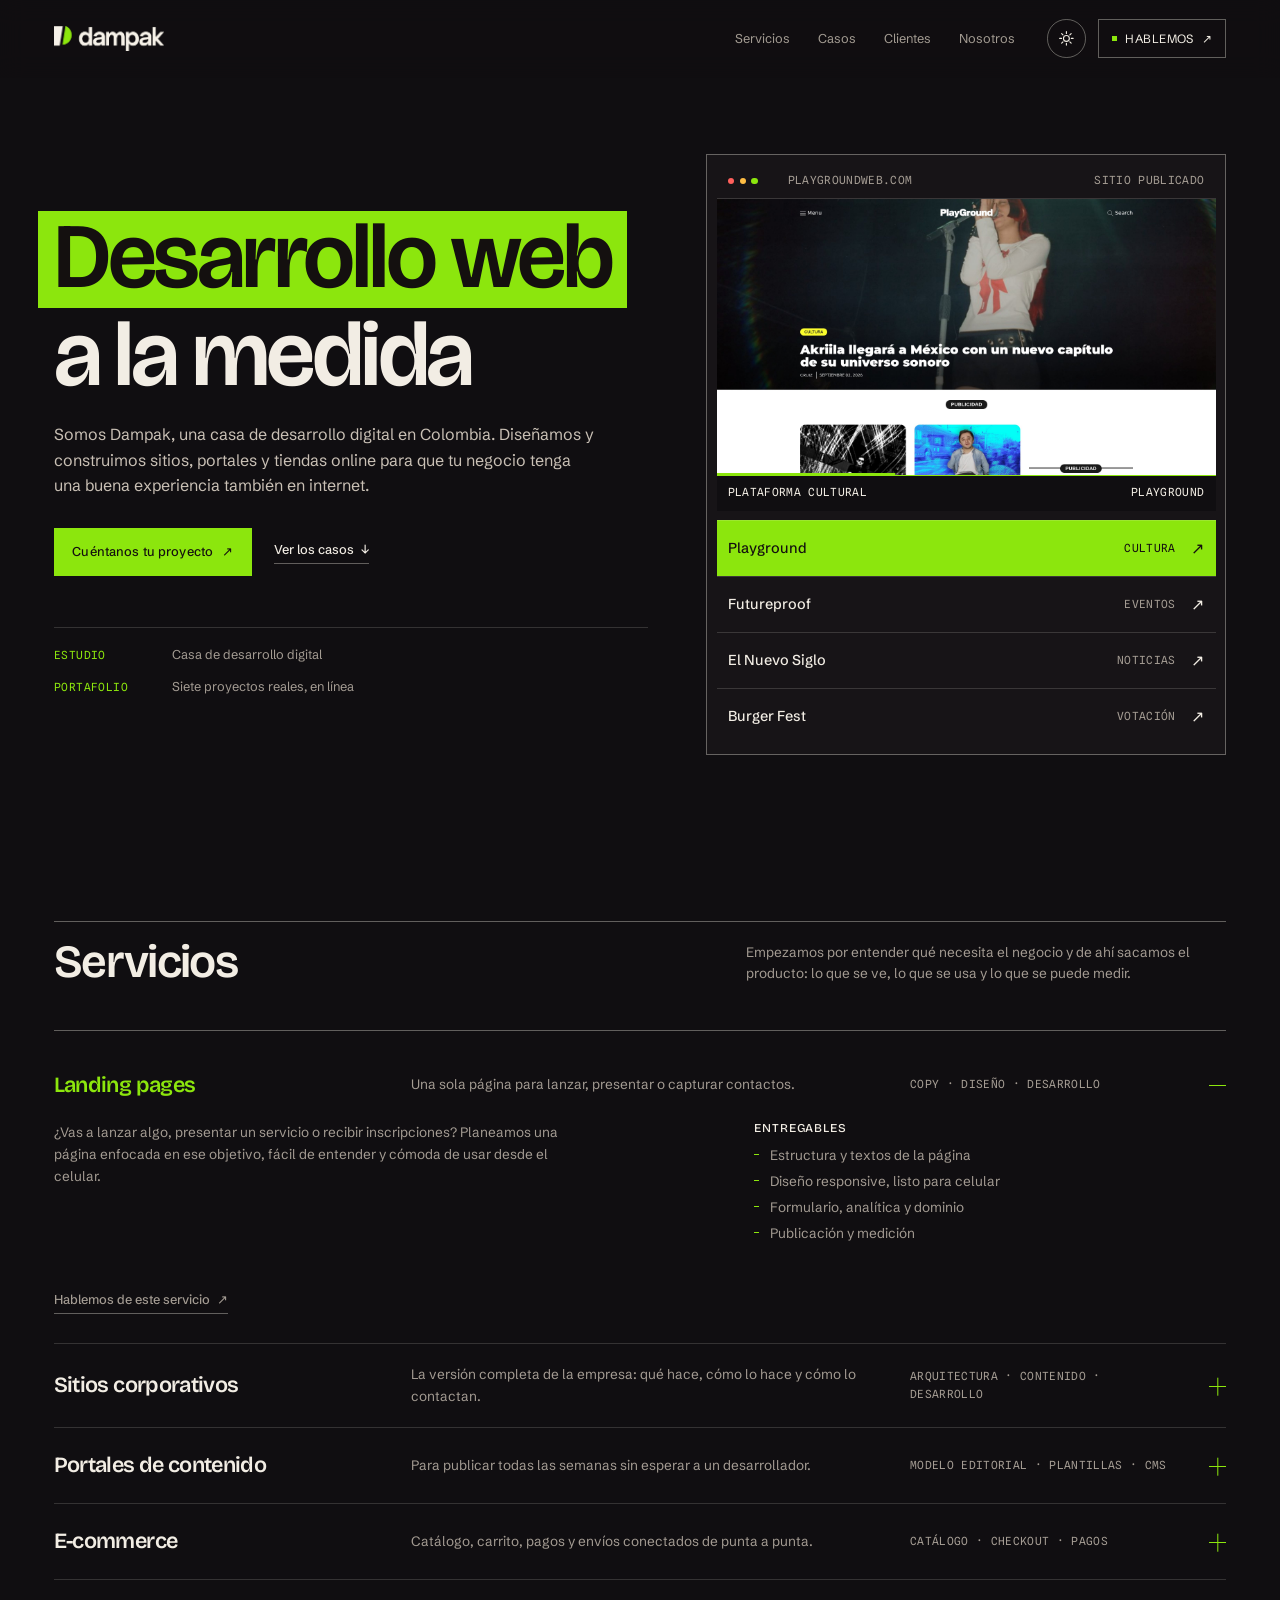
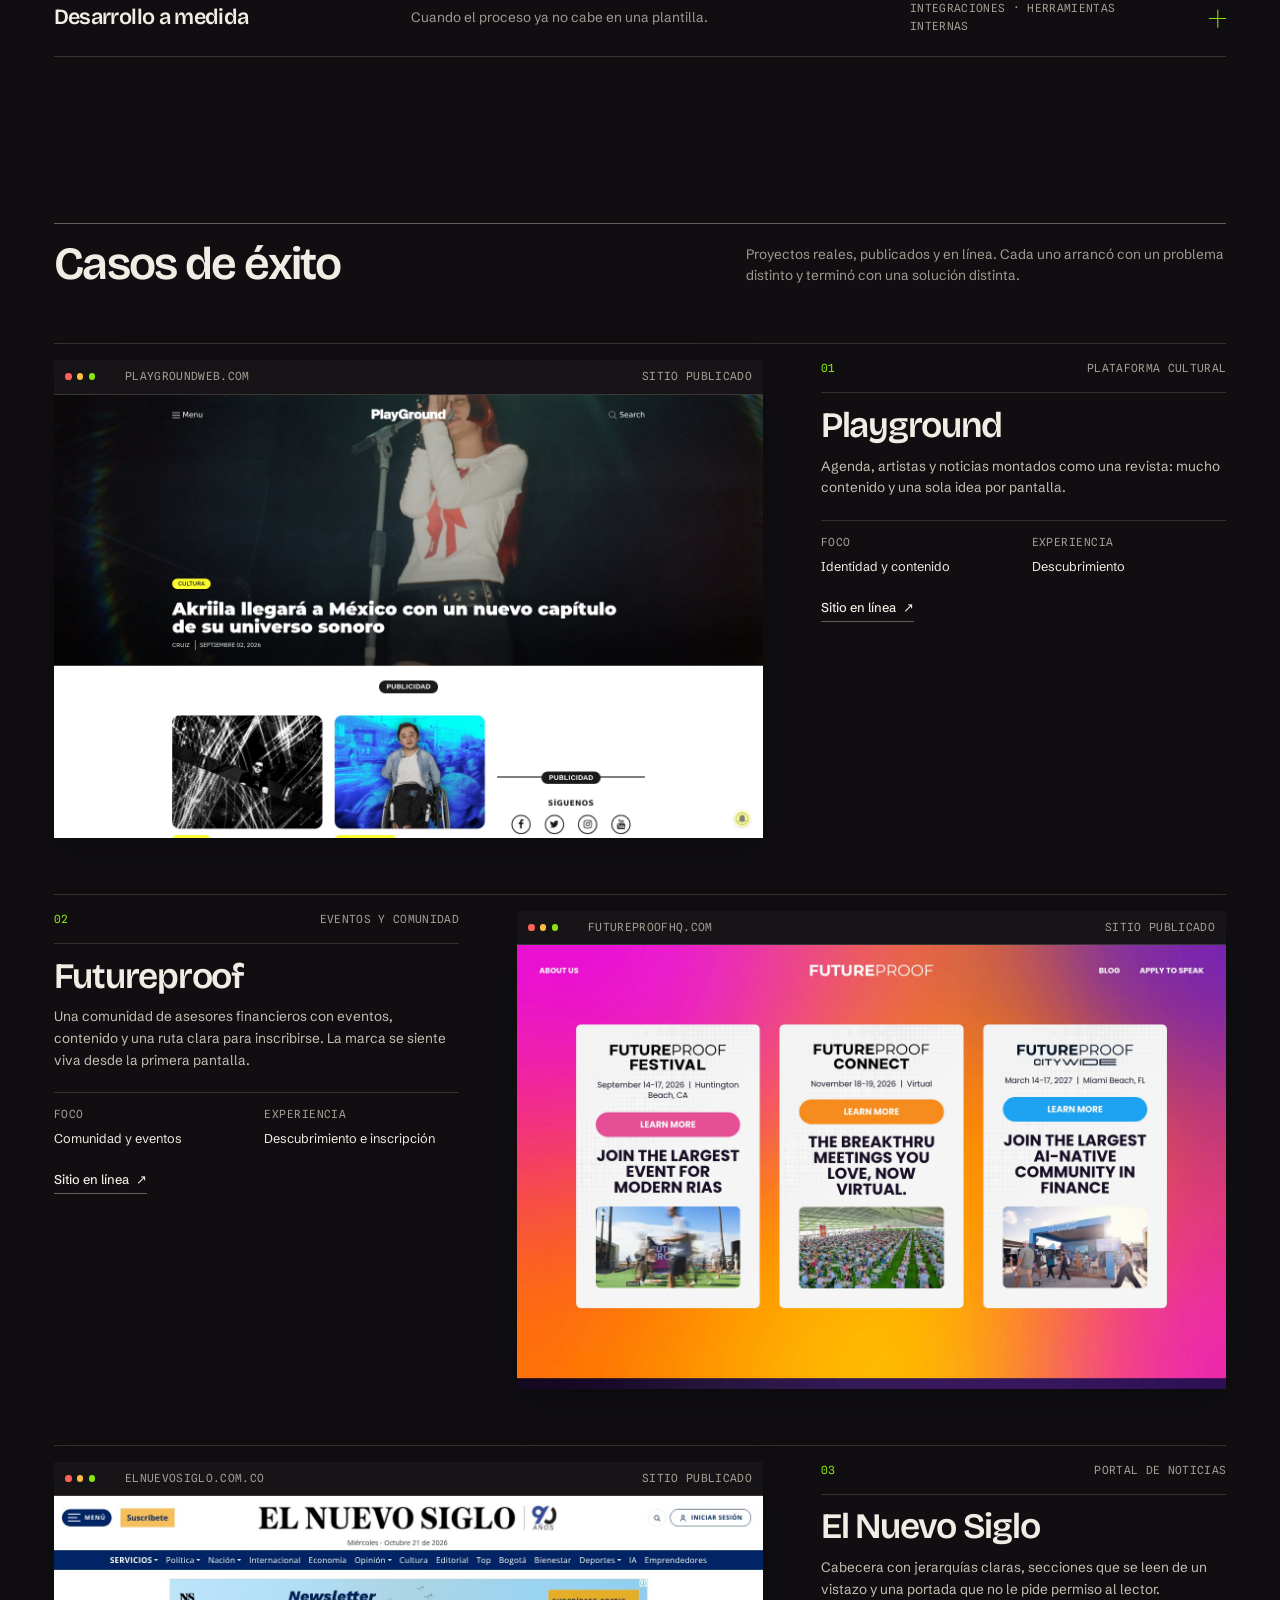
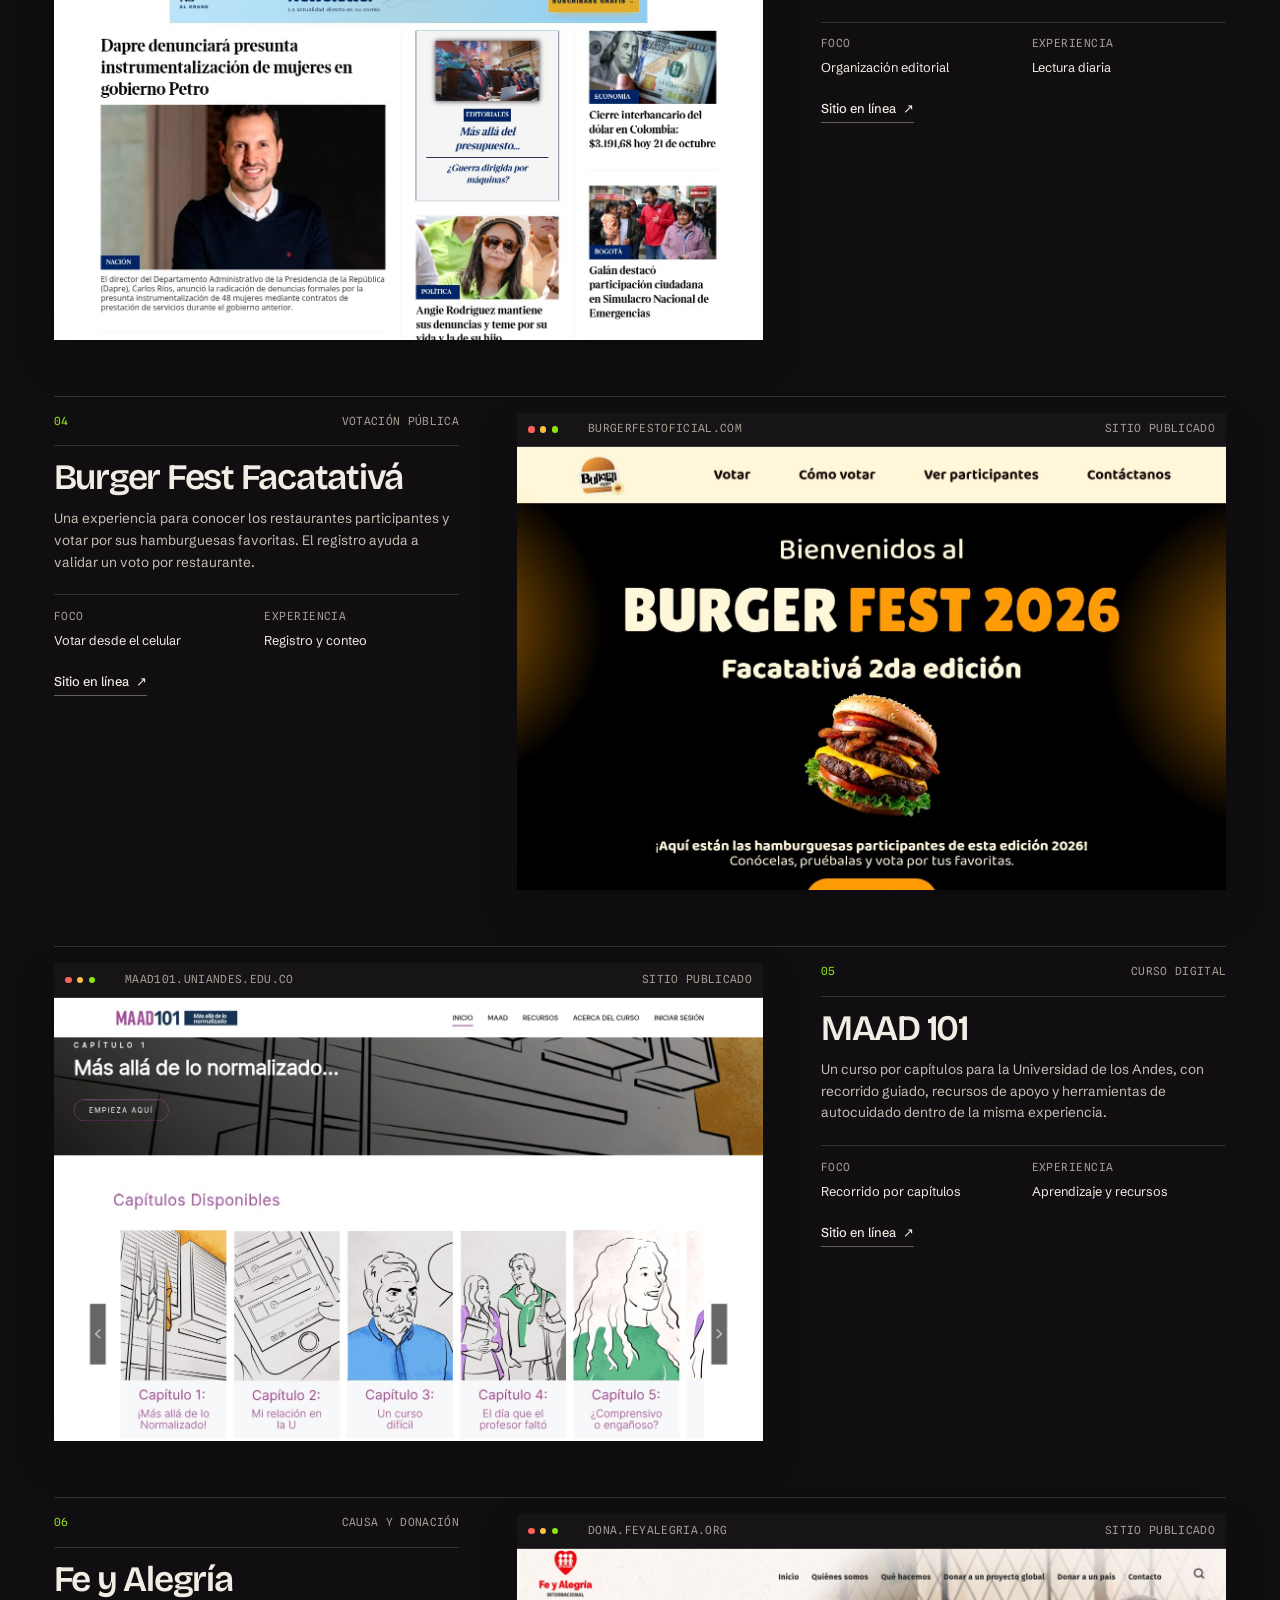
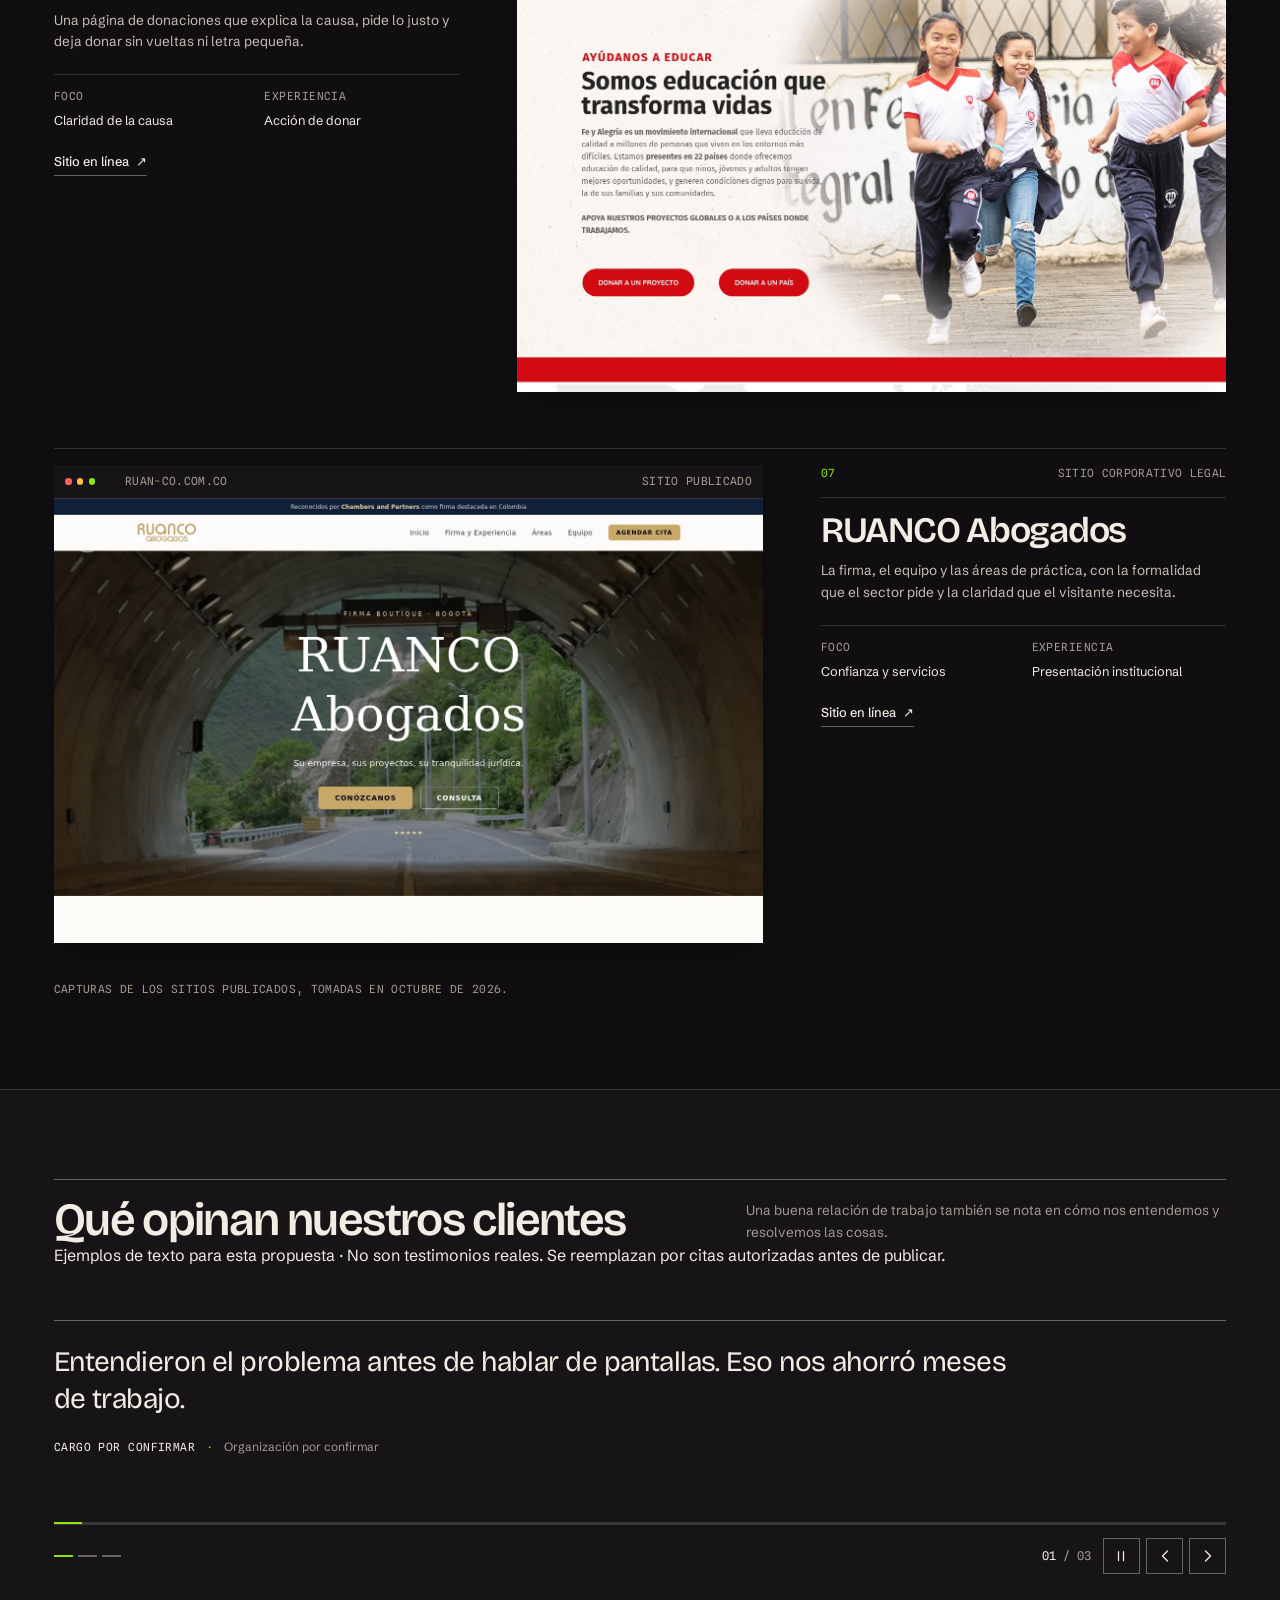
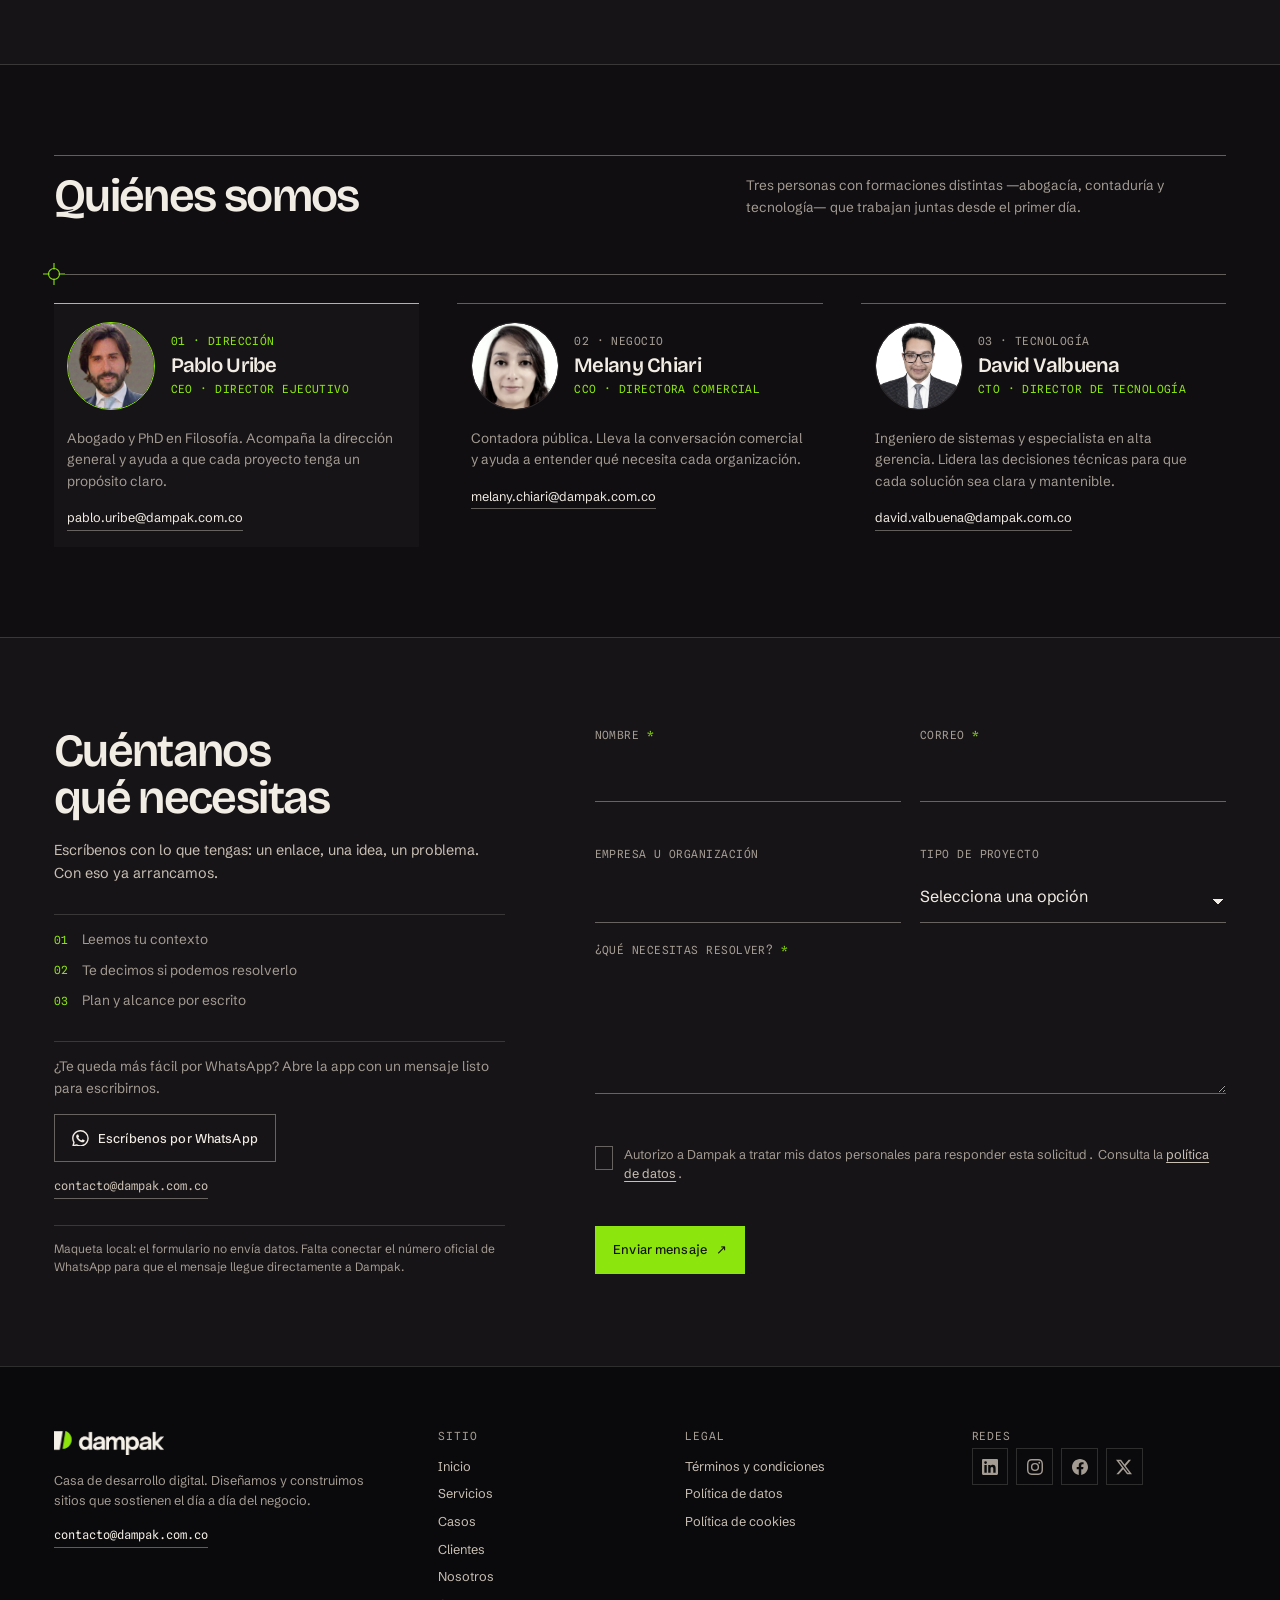
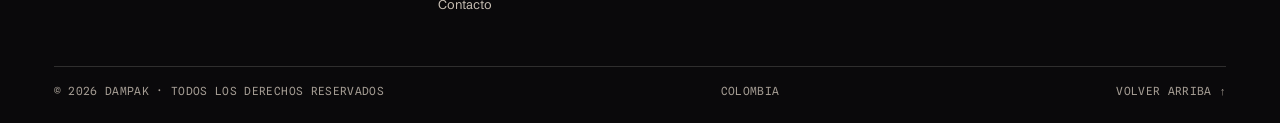
<file: index.html>
<!doctype html>
<html lang="es-CO">
<head>
  <meta charset="utf-8">
  <meta name="viewport" content="width=device-width, initial-scale=1">
  <meta name="color-scheme" content="dark light">
  <meta name="theme-color" content="#100e11" data-theme-color>
  <title>Dampak — Desarrollo digital en verde</title>
  <meta name="description" content="Dampak diseña y construye sitios, portales y tiendas online. Propuesta 06 en verde brillante, con tema oscuro y claro.">
  <link rel="icon" type="image/png" href="assets/brand/favicon-512.png">
  <link rel="preload" href="assets/fonts/BricolageGrotesque.woff2" as="font" type="font/woff2" crossorigin>
  <link rel="preload" href="assets/fonts/SchibstedGrotesk.woff2" as="font" type="font/woff2" crossorigin>
  <link rel="stylesheet" href="styles.css">
  <script>document.documentElement.classList.add('js');</script>
  <script>
    /* Tema antes de pintar: evita el parpadeo al recargar. */
    (function () {
      try {
        var saved = localStorage.getItem('dampak-tema-propuesta-06');
        if (saved === 'light' || saved === 'dark') document.documentElement.dataset.theme = saved;
      } catch (e) {}
    })();
  </script>
</head>
<body>
  <a class="skip-link" href="#contenido">Saltar al contenido</a>
  <div class="scroll-progress" aria-hidden="true" data-progress></div>

  <header class="site-header" data-header>
    <div class="header-inner">
      <a class="brand" href="#inicio" aria-label="Dampak, volver al inicio">
        <img class="brand-logo-on-dark" src="assets/brand/logo-light.png" width="1881" height="420" alt="Dampak">
        <img class="brand-logo-on-light" src="assets/brand/logo-dark.png" width="1881" height="420" alt="">
      </a>

      <nav class="desktop-nav" aria-label="Navegación principal">
        <a href="#servicios">Servicios</a>
        <a href="#casos">Casos</a>
        <a href="#clientes">Clientes</a>
        <a href="#nosotros">Nosotros</a>
      </nav>

      <div class="header-actions">
        <button class="theme-toggle" type="button" data-theme-toggle aria-pressed="false">
          <svg class="theme-icon theme-icon-sun" viewBox="0 0 24 24" aria-hidden="true" fill="none" stroke="currentColor" stroke-width="1.6" stroke-linecap="round">
            <circle cx="12" cy="12" r="4.2"></circle>
            <path d="M12 2.4v2.6M12 19v2.6M2.4 12H5M19 12h2.6M5.2 5.2l1.9 1.9M16.9 16.9l1.9 1.9M18.8 5.2l-1.9 1.9M7.1 16.9l-1.9 1.9"></path>
          </svg>
          <svg class="theme-icon theme-icon-moon" viewBox="0 0 24 24" aria-hidden="true" fill="none" stroke="currentColor" stroke-width="1.6" stroke-linecap="round" stroke-linejoin="round">
            <path d="M20.2 14.6A8.4 8.4 0 0 1 9.4 3.8a8.4 8.4 0 1 0 10.8 10.8Z"></path>
          </svg>
          <span class="sr-only" data-theme-label>Cambiar a tema claro</span>
        </button>

        <a class="header-cta" href="#contacto">
          <span class="cta-square" aria-hidden="true"></span>
          Hablemos
          <span aria-hidden="true">↗</span>
        </a>
      </div>

      <button class="menu-toggle" type="button" aria-expanded="false" aria-controls="menu-movil" data-menu-toggle>
        <span>Menú</span>
        <span class="menu-toggle-icon" aria-hidden="true"><i></i><i></i></span>
      </button>
    </div>

    <div class="mobile-menu" id="menu-movil" data-menu hidden>
      <nav aria-label="Navegación móvil">
        <a href="#servicios">Servicios</a>
        <a href="#casos">Casos</a>
        <a href="#clientes">Clientes</a>
        <a href="#nosotros">Nosotros</a>
        <a href="#contacto">Contacto</a>
      </nav>
      <div class="mobile-menu-foot">
        <a class="btn btn-accent" href="#contacto">Hablemos de tu proyecto</a>
        <a class="mobile-mail" href="mailto:contacto@dampak.com.co">contacto@dampak.com.co</a>
      </div>
    </div>
  </header>

  <main id="contenido">
    <!-- ================================================================
         Apertura
         ================================================================ -->
    <section class="hero" id="inicio" aria-labelledby="hero-title">
      <div class="hero-grid">
        <div class="hero-copy">
          <h1 class="hero-title" id="hero-title">
            <span class="hero-flag">Desarrollo web</span>
            <span class="hero-title-rest">a la medida</span>
          </h1>

            <p class="hero-lede">Somos Dampak, una casa de desarrollo digital en Colombia. Diseñamos y construimos sitios, portales y tiendas online para que tu negocio tenga una buena experiencia también en internet.</p>

          <div class="hero-actions">
            <a class="btn btn-accent" href="#contacto">Cuéntanos tu proyecto <span aria-hidden="true">↗</span></a>
            <a class="text-link" href="#casos">Ver los casos <span aria-hidden="true">↓</span></a>
          </div>

          <dl class="hero-meta">
            <div>
              <dt>Estudio</dt>
              <dd>Casa de desarrollo digital</dd>
            </div>
            <div>
              <dt>Portafolio</dt>
              <dd>Siete proyectos reales, en línea</dd>
            </div>
          </dl>
        </div>

        <div class="hero-index" aria-label="Vista previa de proyectos">
          <div class="index-preview">
            <div class="browser-bar">
              <span class="browser-dots" aria-hidden="true"><i></i><i></i><i></i></span>
              <span class="browser-url" data-preview-domain>playgroundweb.com</span>
              <span class="browser-state">Sitio publicado</span>
            </div>
            <div class="preview-screen">
              <img src="assets/projects/playground-top.jpg" alt="Portada de Playground con una cantante y noticias de cultura y música." width="1440" height="900" data-preview-image fetchpriority="high">
              <div class="preview-caption">
                <span data-preview-type>Plataforma cultural</span>
                <span data-preview-name>Playground</span>
              </div>
              <span class="preview-progress" aria-hidden="true"><i data-preview-progress></i></span>
            </div>
          </div>

          <div class="index-list" role="group" aria-label="Proyectos destacados: se renuevan solos y también puedes elegir uno" data-preview-list>
            <button type="button" class="index-row is-active" data-project="playground" data-domain="playgroundweb.com" data-image="assets/projects/playground-top.jpg" data-type="Plataforma cultural" data-name="Playground" data-alt="Portada de Playground con una cantante y noticias de cultura y música." aria-pressed="true">
              <span class="index-name">Playground</span>
              <span class="index-type">Cultura</span>
              <span class="index-arrow" aria-hidden="true">↗</span>
            </button>
            <button type="button" class="index-row" data-project="futureproof" data-domain="futureproofhq.com" data-image="assets/projects/futureproof-top.jpg" data-type="Eventos y comunidad" data-name="Futureproof" data-alt="Portada de Futureproof con sus próximos eventos y comunidades." aria-pressed="false">
              <span class="index-name">Futureproof</span>
              <span class="index-type">Eventos</span>
              <span class="index-arrow" aria-hidden="true">↗</span>
            </button>
            <button type="button" class="index-row" data-project="nuevosiglo" data-domain="elnuevosiglo.com.co" data-image="assets/projects/nuevosiglo-top.jpg" data-type="Portal de noticias" data-name="El Nuevo Siglo" data-alt="Portada de El Nuevo Siglo con noticias de actualidad y columnas editoriales" aria-pressed="false">
              <span class="index-name">El Nuevo Siglo</span>
              <span class="index-type">Noticias</span>
              <span class="index-arrow" aria-hidden="true">↗</span>
            </button>
            <button type="button" class="index-row" data-project="burgerfest" data-domain="burgerfestoficial.com" data-image="assets/projects/burgerfest-top.jpg" data-type="Votación pública" data-name="Burger Fest" data-alt="Portada de Burger Fest Facatativá 2026, plataforma de votación de las hamburguesas participantes" aria-pressed="false">
              <span class="index-name">Burger Fest</span>
              <span class="index-type">Votación</span>
              <span class="index-arrow" aria-hidden="true">↗</span>
            </button>
          </div>
        </div>
      </div>
    </section>

    <!-- ================================================================
         Servicios
         ================================================================ -->
    <section class="services" id="servicios" aria-labelledby="services-title">
      <div class="section-bar">
        <h2 id="services-title" tabindex="-1">Servicios</h2>
        <p>Empezamos por entender qué necesita el negocio y de ahí sacamos el producto: lo que se ve, lo que se usa y lo que se puede medir.</p>
      </div>

      <div class="service-list" data-services>
        <details class="service" open>
          <summary>
            <span class="service-name">Landing pages</span>
            <span class="service-what">Una sola página para lanzar, presentar o capturar contactos.</span>
            <span class="service-scope">Copy · Diseño · Desarrollo</span>
            <span class="service-toggle" aria-hidden="true"></span>
          </summary>
          <div class="service-body">
            <p>¿Vas a lanzar algo, presentar un servicio o recibir inscripciones? Planeamos una página enfocada en ese objetivo, fácil de entender y cómoda de usar desde el celular.</p>
            <div class="service-deliverables">
              <h3>Entregables</h3>
              <ul>
                <li>Estructura y textos de la página</li>
                <li>Diseño responsive, listo para celular</li>
                <li>Formulario, analítica y dominio</li>
                <li>Publicación y medición</li>
              </ul>
            </div>
            <a class="text-link" href="#contacto">Hablemos de este servicio <span aria-hidden="true">↗</span></a>
          </div>
        </details>

        <details class="service">
          <summary>
            <span class="service-name">Sitios corporativos</span>
            <span class="service-what">La versión completa de la empresa: qué hace, cómo lo hace y cómo lo contactan.</span>
            <span class="service-scope">Arquitectura · Contenido · Desarrollo</span>
            <span class="service-toggle" aria-hidden="true"></span>
          </summary>
          <div class="service-body">
            <p>Organizamos lo que hace tu empresa, lo que ofrece y la forma de contactarla. Así, quien llega por primera vez puede encontrar lo que necesita sin tener que adivinar.</p>
            <div class="service-deliverables">
              <h3>Entregables</h3>
              <ul>
                <li>Mapa del site y jerarquía de contenidos</li>
                <li>Diseño de marca y piezas clave</li>
                <li>Desarrollo y carga de contenido</li>
                <li>Correos, formularios y analítica</li>
              </ul>
            </div>
            <a class="text-link" href="#contacto">Hablemos de este servicio <span aria-hidden="true">↗</span></a>
          </div>
        </details>

        <details class="service">
          <summary>
            <span class="service-name">Portales de contenido</span>
            <span class="service-what">Para publicar todas las semanas sin esperar a un desarrollador.</span>
            <span class="service-scope">Modelo editorial · Plantillas · CMS</span>
            <span class="service-toggle" aria-hidden="true"></span>
          </summary>
          <div class="service-body">
            <p>Si tu equipo publica noticias, artículos o novedades con frecuencia, preparamos las secciones y plantillas para que pueda actualizar el contenido desde un CMS.</p>
            <div class="service-deliverables">
              <h3>Entregables</h3>
              <ul>
                <li>Modelo editorial y jerarquías</li>
                <li>Plantillas para cada sección</li>
                <li>Editor y permisos de publicación</li>
                <li>SEO, noticias y analítica</li>
              </ul>
            </div>
            <a class="text-link" href="#contacto">Hablemos de este servicio <span aria-hidden="true">↗</span></a>
          </div>
        </details>

        <details class="service">
          <summary>
            <span class="service-name">E-commerce</span>
            <span class="service-what">Catálogo, carrito, pagos y envíos conectados de punta a punta.</span>
            <span class="service-scope">Catálogo · Checkout · Pagos</span>
            <span class="service-toggle" aria-hidden="true"></span>
          </summary>
          <div class="service-body">
            <p>Armamos una tienda con catálogo, carrito y un proceso de compra claro. Revisamos junto contigo los pagos y envíos que necesita el negocio.</p>
            <div class="service-deliverables">
              <h3>Entregables</h3>
              <ul>
                <li>Catálogo, fichas y filtros</li>
                <li>Carrito y checkout probado</li>
                <li>Pasarela de pagos y envíos</li>
                <li>Reportes de ventas y stock</li>
              </ul>
            </div>
            <a class="text-link" href="#contacto">Hablemos de este servicio <span aria-hidden="true">↗</span></a>
          </div>
        </details>

        <details class="service">
          <summary>
            <span class="service-name">Desarrollo a medida</span>
            <span class="service-what">Cuando el proceso ya no cabe en una plantilla.</span>
            <span class="service-scope">Integraciones · Herramientas internas</span>
            <span class="service-toggle" aria-hidden="true"></span>
          </summary>
          <div class="service-body">
            <p>Cuando una plantilla se queda corta, podemos revisar el proceso y proponer una herramienta o integración que se ajuste a la forma de trabajar de tu equipo.</p>
            <div class="service-deliverables">
              <h3>Entregables</h3>
              <ul>
                <li>Descubrimiento y alcance</li>
                <li>Prototipo funcional</li>
                <li>Arquitectura, APIs e integraciones</li>
                <li>Desarrollo, soporte y mantenimiento</li>
              </ul>
            </div>
            <a class="text-link" href="#contacto">Hablemos de este servicio <span aria-hidden="true">↗</span></a>
          </div>
        </details>
      </div>
    </section>

    <!-- ================================================================
         Casos de éxito
         ================================================================ -->
    <section class="work" id="casos" aria-labelledby="work-title">
      <div class="section-bar">
        <h2 id="work-title" tabindex="-1">Casos de éxito</h2>
        <p>Proyectos reales, publicados y en línea. Cada uno arrancó con un problema distinto y terminó con una solución distinta.</p>
      </div>

      <article class="case reveal">
        <a class="case-media" href="https://www.playgroundweb.com/" target="_blank" rel="noopener noreferrer" aria-label="Visitar Playground, se abre en una pestaña nueva">
          <span class="case-bar">
            <span class="browser-dots" aria-hidden="true"><i></i><i></i><i></i></span>
            <span class="browser-url">playgroundweb.com</span>
            <span class="browser-state">Sitio publicado</span>
          </span>
          <img src="assets/projects/playground-top.jpg" alt="Portada de Playground con una cantante y noticias de cultura y música." width="1440" height="900" loading="lazy">
        </a>
        <div class="case-info">
          <div class="case-line"><span>01</span><span>Plataforma cultural</span></div>
          <h3>Playground</h3>
          <p>Agenda, artistas y noticias montados como una revista: mucho contenido y una sola idea por pantalla.</p>
          <dl class="case-spec">
            <div><dt>Foco</dt><dd>Identidad y contenido</dd></div>
            <div><dt>Experiencia</dt><dd>Descubrimiento</dd></div>
          </dl>
          <a class="text-link" href="https://www.playgroundweb.com/" target="_blank" rel="noopener noreferrer">Sitio en línea <span aria-hidden="true">↗</span></a>
        </div>
      </article>

      <article class="case case-reverse reveal">
        <a class="case-media" href="https://futureproofhq.com/" target="_blank" rel="noopener noreferrer" aria-label="Visitar Futureproof, se abre en una pestaña nueva">
          <span class="case-bar">
            <span class="browser-dots" aria-hidden="true"><i></i><i></i><i></i></span>
            <span class="browser-url">futureproofhq.com</span>
            <span class="browser-state">Sitio publicado</span>
          </span>
          <img src="assets/projects/futureproof-top.jpg" alt="Portada de Futureproof con sus próximos eventos y comunidades." width="1440" height="900" loading="lazy">
        </a>
        <div class="case-info">
          <div class="case-line"><span>02</span><span>Eventos y comunidad</span></div>
          <h3>Futureproof</h3>
          <p>Una comunidad de asesores financieros con eventos, contenido y una ruta clara para inscribirse. La marca se siente viva desde la primera pantalla.</p>
          <dl class="case-spec">
            <div><dt>Foco</dt><dd>Comunidad y eventos</dd></div>
            <div><dt>Experiencia</dt><dd>Descubrimiento e inscripción</dd></div>
          </dl>
          <a class="text-link" href="https://futureproofhq.com/" target="_blank" rel="noopener noreferrer">Sitio en línea <span aria-hidden="true">↗</span></a>
        </div>
      </article>

      <article class="case reveal">
        <a class="case-media" href="https://elnuevosiglo.com.co/" target="_blank" rel="noopener noreferrer" aria-label="Visitar El Nuevo Siglo, se abre en una pestaña nueva">
          <span class="case-bar">
            <span class="browser-dots" aria-hidden="true"><i></i><i></i><i></i></span>
            <span class="browser-url">elnuevosiglo.com.co</span>
            <span class="browser-state">Sitio publicado</span>
          </span>
          <img src="assets/projects/nuevosiglo-top.jpg" alt="Portada de El Nuevo Siglo con noticias de actualidad y columnas editoriales." width="1440" height="1000" loading="lazy">
        </a>
        <div class="case-info">
          <div class="case-line"><span>03</span><span>Portal de noticias</span></div>
          <h3>El Nuevo Siglo</h3>
          <p>Cabecera con jerarquías claras, secciones que se leen de un vistazo y una portada que no le pide permiso al lector.</p>
          <dl class="case-spec">
            <div><dt>Foco</dt><dd>Organización editorial</dd></div>
            <div><dt>Experiencia</dt><dd>Lectura diaria</dd></div>
          </dl>
          <a class="text-link" href="https://elnuevosiglo.com.co/" target="_blank" rel="noopener noreferrer">Sitio en línea <span aria-hidden="true">↗</span></a>
        </div>
      </article>

      <article class="case case-reverse reveal">
        <a class="case-media" href="https://burgerfestoficial.com/" target="_blank" rel="noopener noreferrer" aria-label="Visitar Burger Fest Facatativá, se abre en una pestaña nueva">
          <span class="case-bar">
            <span class="browser-dots" aria-hidden="true"><i></i><i></i><i></i></span>
            <span class="browser-url">burgerfestoficial.com</span>
            <span class="browser-state">Sitio publicado</span>
          </span>
          <img src="assets/projects/burgerfest-top.jpg" alt="Portada de Burger Fest Facatativá 2026 con la hamburguesa y el llamado a votar." width="1440" height="1000" loading="lazy">
        </a>
        <div class="case-info">
          <div class="case-line"><span>04</span><span>Votación pública</span></div>
          <h3>Burger Fest Facatativá</h3>
          <p>Una experiencia para conocer los restaurantes participantes y votar por sus hamburguesas favoritas. El registro ayuda a validar un voto por restaurante.</p>
          <dl class="case-spec">
            <div><dt>Foco</dt><dd>Votar desde el celular</dd></div>
            <div><dt>Experiencia</dt><dd>Registro y conteo</dd></div>
          </dl>
          <a class="text-link" href="https://burgerfestoficial.com/" target="_blank" rel="noopener noreferrer">Sitio en línea <span aria-hidden="true">↗</span></a>
        </div>
      </article>

      <article class="case reveal">
        <a class="case-media" href="https://maad101.uniandes.edu.co/" target="_blank" rel="noopener noreferrer" aria-label="Visitar MAAD 101, se abre en una pestaña nueva">
          <span class="case-bar">
            <span class="browser-dots" aria-hidden="true"><i></i><i></i><i></i></span>
            <span class="browser-url">maad101.uniandes.edu.co</span>
            <span class="browser-state">Sitio publicado</span>
          </span>
          <img src="assets/projects/maad101-top.jpg" alt="Portada de MAAD 101 con el capítulo 1 y los capítulos disponibles." width="1440" height="1000" loading="lazy">
        </a>
        <div class="case-info">
          <div class="case-line"><span>05</span><span>Curso digital</span></div>
          <h3>MAAD 101</h3>
          <p>Un curso por capítulos para la Universidad de los Andes, con recorrido guiado, recursos de apoyo y herramientas de autocuidado dentro de la misma experiencia.</p>
          <dl class="case-spec">
            <div><dt>Foco</dt><dd>Recorrido por capítulos</dd></div>
            <div><dt>Experiencia</dt><dd>Aprendizaje y recursos</dd></div>
          </dl>
          <a class="text-link" href="https://maad101.uniandes.edu.co/" target="_blank" rel="noopener noreferrer">Sitio en línea <span aria-hidden="true">↗</span></a>
        </div>
      </article>

      <article class="case case-reverse reveal">
        <a class="case-media" href="https://dona.feyalegria.org/" target="_blank" rel="noopener noreferrer" aria-label="Visitar la página de donaciones de Fe y Alegría, se abre en una pestaña nueva">
          <span class="case-bar">
            <span class="browser-dots" aria-hidden="true"><i></i><i></i><i></i></span>
            <span class="browser-url">dona.feyalegria.org</span>
            <span class="browser-state">Sitio publicado</span>
          </span>
          <img src="assets/projects/feyalegria-top.jpg" alt="Página de donaciones de Fe y Alegría con estudiantes y botones para donar." width="1440" height="1000" loading="lazy">
        </a>
        <div class="case-info">
          <div class="case-line"><span>06</span><span>Causa y donación</span></div>
          <h3>Fe y Alegría</h3>
          <p>Una página de donaciones que explica la causa, pide lo justo y deja donar sin vueltas ni letra pequeña.</p>
          <dl class="case-spec">
            <div><dt>Foco</dt><dd>Claridad de la causa</dd></div>
            <div><dt>Experiencia</dt><dd>Acción de donar</dd></div>
          </dl>
          <a class="text-link" href="https://dona.feyalegria.org/" target="_blank" rel="noopener noreferrer">Sitio en línea <span aria-hidden="true">↗</span></a>
        </div>
      </article>

      <article class="case reveal">
        <a class="case-media" href="https://www.ruan-co.com.co/" target="_blank" rel="noopener noreferrer" aria-label="Visitar RUANCO Abogados, se abre en una pestaña nueva">
          <span class="case-bar">
            <span class="browser-dots" aria-hidden="true"><i></i><i></i><i></i></span>
            <span class="browser-url">ruan-co.com.co</span>
            <span class="browser-state">Sitio publicado</span>
          </span>
          <img src="assets/projects/ruanco-top.jpg" alt="Portada de RUANCO Abogados con una imagen de túnel y el nombre de la firma." width="1440" height="1000" loading="lazy">
        </a>
        <div class="case-info">
          <div class="case-line"><span>07</span><span>Sitio corporativo legal</span></div>
          <h3>RUANCO Abogados</h3>
          <p>La firma, el equipo y las áreas de práctica, con la formalidad que el sector pide y la claridad que el visitante necesita.</p>
          <dl class="case-spec">
            <div><dt>Foco</dt><dd>Confianza y servicios</dd></div>
            <div><dt>Experiencia</dt><dd>Presentación institucional</dd></div>
          </dl>
          <a class="text-link" href="https://www.ruan-co.com.co/" target="_blank" rel="noopener noreferrer">Sitio en línea <span aria-hidden="true">↗</span></a>
        </div>
      </article>

      <p class="work-note">Capturas de los sitios publicados, tomadas en octubre de 2026.</p>
    </section>

    <!-- ================================================================
         Qué opinan nuestros clientes
         ================================================================ -->
    <section class="voices" id="clientes" aria-labelledby="voices-title">
      <div class="section-bar">
        <h2 id="voices-title" tabindex="-1">Qué opinan nuestros clientes</h2>
        <p>Una buena relación de trabajo también se nota en cómo nos entendemos y resolvemos las cosas.</p>
      </div>

      <p class="content-placeholder" role="note">Ejemplos de texto para esta propuesta · No son testimonios reales. Se reemplazan por citas autorizadas antes de publicar.</p>
      <div class="voice-slider" data-voices>
        <div class="voice-window" aria-live="off">
          <figure class="voice is-active" data-voice data-placeholder="testimonio" aria-hidden="false">
            <blockquote><p>Entendieron el problema antes de hablar de pantallas. Eso nos ahorró meses de trabajo.</p></blockquote>
            <figcaption><span class="voice-role">Cargo por confirmar</span><span class="voice-org">Organización por confirmar</span></figcaption>
          </figure>
          <figure class="voice" data-voice data-placeholder="testimonio" aria-hidden="true">
            <blockquote><p>El sitio quedó rápido, claro y fácil de actualizar. Ahora publicamos nosotros mismos, sin pedirle permiso a nadie.</p></blockquote>
            <figcaption><span class="voice-role">Cargo por confirmar</span><span class="voice-org">Organización por confirmar</span></figcaption>
          </figure>
          <figure class="voice" data-voice data-placeholder="testimonio" aria-hidden="true">
            <blockquote><p>Nos entregaron a tiempo y con todo documentado. No perdimos un fin de semana explicando cómo funciona.</p></blockquote>
            <figcaption><span class="voice-role">Cargo por confirmar</span><span class="voice-org">Organización por confirmar</span></figcaption>
          </figure>
        </div>
        <div class="voice-progress" aria-hidden="true"><i data-voice-progress></i></div>
        <div class="voice-controls">
          <div class="voice-steps" aria-hidden="true"><i class="is-active"></i><i></i><i></i></div>
          <p class="voice-count"><span data-voice-current>01</span> / 03</p>
          <div class="voice-buttons">
            <button type="button" class="voice-toggle" data-voice-toggle aria-label="Pausar cambio automático" aria-pressed="false">
              <svg class="voice-icon-pause" viewBox="0 0 16 16" aria-hidden="true"><path d="M5.5 3.5v9M10.5 3.5v9"/></svg>
              <svg class="voice-icon-play" viewBox="0 0 16 16" aria-hidden="true"><path d="M6 3.5 12 8l-6 4.5z"/></svg>
            </button>
            <button type="button" data-voice-prev aria-label="Testimonio anterior"><svg viewBox="0 0 16 16" aria-hidden="true"><path d="M10.5 3 5.5 8l5 5"/></svg></button>
            <button type="button" data-voice-next aria-label="Testimonio siguiente"><svg viewBox="0 0 16 16" aria-hidden="true"><path d="m5.5 3 5 5-5 5"/></svg></button>
          </div>
        </div>
      </div>
    </section>

    <!-- ================================================================
         Quiénes somos
         ================================================================ -->
    <section class="team" id="nosotros" aria-labelledby="team-title">
      <div class="section-bar">
        <h2 id="team-title" tabindex="-1">Quiénes somos</h2>
        <p>Tres personas con formaciones distintas —abogacía, contaduría y tecnología— que trabajan juntas desde el primer día.</p>
      </div>

      <div class="team-process" data-team-process>
        <div class="team-track" aria-hidden="true">
          <span class="team-fill" data-team-fill></span>
          <span class="team-marker" data-team-marker><svg viewBox="0 0 24 24" focusable="false"><circle cx="12" cy="12" r="6"></circle><path d="M12 0v7M12 17v7M0 12h7M17 12h7"></path></svg></span>
        </div>
        <ol class="team-grid">
          <li class="member reveal is-active" data-team-step aria-current="step">
            <div class="member-head">
              <div class="member-media"><img class="member-photo" src="assets/team/pablouribe.jpg" alt="Retrato de Pablo Uribe" width="800" height="1000" loading="lazy"></div>
              <div class="member-id">
                <p class="member-step">01 · Dirección</p>
                <h3>Pablo Uribe</h3>
                <p class="member-role">CEO · Director Ejecutivo</p>
              </div>
            </div>
            <p class="member-bio">Abogado y PhD en Filosofía. Acompaña la dirección general y ayuda a que cada proyecto tenga un propósito claro.</p>
            <a class="member-mail" href="mailto:pablo.uribe@dampak.com.co">pablo.uribe@dampak.com.co</a>
          </li>
          <li class="member reveal" data-team-step>
            <div class="member-head">
              <!-- Melany: marcador temporal. Reemplazar por retrato autorizado y actualizar el alt. -->
              <div class="member-media"><img class="member-photo" src="assets/team/melanychiari.jpg" alt="Marcador de foto pendiente de Melany Chiari" width="800" height="1000" loading="lazy"></div>
              <div class="member-id">
                <p class="member-step">02 · Negocio</p>
                <h3>Melany Chiari</h3>
                <p class="member-role">CCO · Directora comercial</p>
              </div>
            </div>
            <p class="member-bio">Contadora pública. Lleva la conversación comercial y ayuda a entender qué necesita cada organización.</p>
            <a class="member-mail" href="mailto:melany.chiari@dampak.com.co">melany.chiari@dampak.com.co</a>
          </li>
          <li class="member reveal" data-team-step>
            <div class="member-head">
              <div class="member-media"><img class="member-photo" src="assets/team/davidvalbuena.jpg" alt="Retrato de David Valbuena" width="800" height="1000" loading="lazy"></div>
              <div class="member-id">
                <p class="member-step">03 · Tecnología</p>
                <h3>David Valbuena</h3>
                <p class="member-role">CTO · Director de tecnología</p>
              </div>
            </div>
            <p class="member-bio">Ingeniero de sistemas y especialista en alta gerencia. Lidera las decisiones técnicas para que cada solución sea clara y mantenible.</p>
            <a class="member-mail" href="mailto:david.valbuena@dampak.com.co">david.valbuena@dampak.com.co</a>
          </li>
        </ol>
      </div>
    </section>

    <!-- ================================================================
         Contacto
         ================================================================ -->
    <section class="contact" id="contacto" aria-labelledby="contact-title">
      <div class="contact-copy">
        <h2 id="contact-title" tabindex="-1">Cuéntanos qué necesitas</h2>
        <p>Escríbenos con lo que tengas: un enlace, una idea, un problema. Con eso ya arrancamos.</p>

        <ol class="contact-steps">
          <li><span>01</span> Leemos tu contexto</li>
          <li><span>02</span> Te decimos si podemos resolverlo</li>
          <li><span>03</span> Plan y alcance por escrito</li>
        </ol>

        <div class="contact-alt">
          <p>¿Te queda más fácil por WhatsApp? Abre la app con un mensaje listo para escribirnos.</p>
          <a class="btn btn-outline" href="https://wa.me/?text=Hola%20Dampak%2C%20quiero%20contarles%20sobre%20mi%20proyecto" target="_blank" rel="noopener noreferrer" data-placeholder="whatsapp">
            <svg viewBox="0 0 24 24" fill="currentColor" aria-hidden="true"><path d="M17.472 14.382c-.297-.149-1.758-.867-2.03-.967-.273-.099-.471-.148-.67.15-.197.297-.767.966-.94 1.164-.174.199-.347.223-.644.075-.297-.15-1.255-.463-2.39-1.475-.883-.788-1.48-1.761-1.653-2.059-.173-.297-.018-.458.13-.606.134-.133.298-.347.446-.52.149-.174.198-.298.298-.497.099-.198.05-.371-.025-.52-.075-.149-.669-1.612-.916-2.207-.242-.579-.487-.5-.669-.51-.173-.008-.371-.01-.57-.01-.198 0-.52.074-.792.372-.272.297-1.04 1.016-1.04 2.479 0 1.462 1.065 2.875 1.213 3.074.149.198 2.096 3.2 5.077 4.487.709.306 1.262.489 1.694.625.712.227 1.36.195 1.871.118.571-.085 1.758-.719 2.006-1.413.248-.694.248-1.289.173-1.413-.074-.124-.272-.198-.57-.347M12.05 21.785h-.004a9.87 9.87 0 0 1-5.031-1.378l-.361-.214-3.741.982.998-3.648-.235-.374a9.86 9.86 0 0 1-1.51-5.26c.001-5.45 4.436-9.884 9.888-9.884a9.82 9.82 0 0 1 6.988 2.896 9.825 9.825 0 0 1 2.893 6.994c-.003 5.45-4.437 9.884-9.885 9.884m8.413-18.297A11.815 11.815 0 0 0 12.05 0C5.495 0 .16 5.335.157 11.892c0 2.096.547 4.142 1.588 5.945L.057 24l6.305-1.654a11.882 11.882 0 0 0 5.683 1.448h.005c6.554 0 11.89-5.335 11.893-11.893a11.821 11.821 0 0 0-3.48-8.413Z"/></svg>
            Escríbenos por WhatsApp
          </a>
          <a class="contact-mail" href="mailto:contacto@dampak.com.co">contacto@dampak.com.co</a>
        </div>

        <p class="contact-demo">Maqueta local: el formulario no envía datos. Falta conectar el número oficial de WhatsApp para que el mensaje llegue directamente a Dampak.</p>
      </div>

      <form class="contact-form" novalidate data-form>
        <div class="form-row">
          <div class="field">
            <label for="p6-nombre">Nombre <span aria-hidden="true">*</span></label>
            <input id="p6-nombre" name="nombre" type="text" autocomplete="name" required aria-describedby="p6-nombre-error">
            <p class="field-error" id="p6-nombre-error" aria-live="polite"></p>
          </div>
          <div class="field">
            <label for="p6-email">Correo <span aria-hidden="true">*</span></label>
            <input id="p6-email" name="email" type="email" autocomplete="email" required aria-describedby="p6-email-error">
            <p class="field-error" id="p6-email-error" aria-live="polite"></p>
          </div>
        </div>

        <div class="form-row">
          <div class="field">
            <label for="p6-empresa">Empresa u organización</label>
            <input id="p6-empresa" name="empresa" type="text" autocomplete="organization">
          </div>
          <div class="field">
            <label for="p6-servicio">Tipo de proyecto</label>
            <select id="p6-servicio" name="servicio">
              <option value="">Selecciona una opción</option>
              <option>Landing page</option>
              <option>Sitio web corporativo</option>
              <option>Portal de contenido</option>
              <option>E-commerce</option>
              <option>Desarrollo a medida</option>
              <option>Todavía no lo tengo claro</option>
            </select>
          </div>
        </div>

        <div class="field">
          <label for="p6-mensaje">¿Qué necesitas resolver? <span aria-hidden="true">*</span></label>
          <textarea id="p6-mensaje" name="mensaje" rows="4" required aria-describedby="p6-mensaje-error"></textarea>
          <p class="field-error" id="p6-mensaje-error" aria-live="polite"></p>
        </div>

        <div class="field field-check">
          <input id="p6-datos" name="datos" type="checkbox" required aria-describedby="p6-datos-error">
          <label for="p6-datos">Autorizo a Dampak a tratar mis datos personales para responder esta solicitud. Consulta la <a href="privacidad.html">política de datos</a>.</label>
          <p class="field-error" id="p6-datos-error" aria-live="polite"></p>
        </div>

        <div class="form-actions">
          <button class="btn btn-accent" type="submit">Enviar mensaje <span aria-hidden="true">↗</span></button>
          <p class="form-status" role="status" aria-live="polite" data-form-status></p>
        </div>
      </form>
    </section>
  </main>

  <!-- ================================================================
       Pie
       ================================================================ -->
  <footer class="site-footer">
    <div class="footer-top">
      <div class="footer-brand">
        <a class="brand" href="#inicio" aria-label="Dampak, volver al inicio">
          <img class="brand-logo-on-dark" src="assets/brand/logo-light.png" width="1881" height="420" alt="Dampak">
          <img class="brand-logo-on-light" src="assets/brand/logo-dark.png" width="1881" height="420" alt="">
        </a>
        <p>Casa de desarrollo digital. Diseñamos y construimos sitios que sostienen el día a día del negocio.</p>
        <a class="footer-mail" href="mailto:contacto@dampak.com.co">contacto@dampak.com.co</a>
      </div>

      <nav class="footer-nav" aria-label="Secciones del sitio">
        <h2>Sitio</h2>
        <a href="#inicio">Inicio</a>
        <a href="#servicios">Servicios</a>
        <a href="#casos">Casos</a>
        <a href="#clientes">Clientes</a>
        <a href="#nosotros">Nosotros</a>
        <a href="#contacto">Contacto</a>
      </nav>

      <nav class="footer-nav" aria-label="Información legal">
        <h2>Legal</h2>
        <a href="terminos.html">Términos y condiciones</a>
        <a href="privacidad.html">Política de datos</a>
        <a href="cookies.html">Política de cookies</a>
      </nav>

      <div class="footer-social">
        <h2>Redes</h2>
        <ul>
          <li>
            <span class="social-badge" role="img" title="LinkedIn — próximamente" aria-label="LinkedIn, próximamente">
              <svg viewBox="0 0 24 24" fill="currentColor" aria-hidden="true"><path d="M20.447 20.452h-3.554v-5.569c0-1.328-.027-3.037-1.852-3.037-1.853 0-2.136 1.445-2.136 2.939v5.667H9.351V9h3.414v1.561h.046c.477-.9 1.637-1.85 3.37-1.85 3.601 0 4.267 2.37 4.267 5.455v6.286zM5.337 7.433a2.062 2.062 0 0 1-2.063-2.065 2.064 2.064 0 1 1 2.063 2.065Zm1.782 13.019H3.555V9h3.564v11.452ZM22.225 0H1.771C.792 0 0 .774 0 1.729v20.542C0 23.227.792 24 1.771 24h20.451C23.2 24 24 23.227 24 22.271V1.729C24 .774 23.2 0 22.222 0Z"/></svg>
            </span>
          </li>
          <li>
            <span class="social-badge" role="img" title="Instagram — próximamente" aria-label="Instagram, próximamente">
              <svg viewBox="0 0 24 24" fill="currentColor" aria-hidden="true"><path d="M12 2.163c3.204 0 3.584.012 4.85.07 3.252.148 4.771 1.691 4.919 4.919.058 1.265.069 1.645.069 4.849 0 3.205-.012 3.584-.069 4.849-.149 3.225-1.664 4.771-4.919 4.919-1.266.058-1.644.07-4.85.07-3.204 0-3.584-.012-4.849-.07-3.26-.149-4.771-1.699-4.919-4.92-.058-1.265-.07-1.644-.07-4.849 0-3.204.013-3.583.07-4.849.149-3.227 1.664-4.771 4.919-4.919 1.266-.057 1.645-.069 4.849-.069ZM12 0C8.741 0 8.333.014 7.053.072 2.695.272.273 2.69.073 7.052.014 8.333 0 8.741 0 12c0 3.259.014 3.668.072 4.948.2 4.358 2.618 6.78 6.98 6.98C8.333 23.986 8.741 24 12 24c3.259 0 3.668-.014 4.948-.072 4.354-.2 6.782-2.618 6.979-6.98.059-1.28.073-1.689.073-4.948 0-3.259-.014-3.667-.072-4.947-.196-4.354-2.617-6.78-6.979-6.98C15.668.014 15.259 0 12 0Zm0 5.838a6.162 6.162 0 1 0 0 12.324 6.162 6.162 0 0 0 0-12.324ZM12 16a4 4 0 1 1 0-8 4 4 0 0 1 0 8Zm6.406-11.845a1.44 1.44 0 1 0 0 2.881 1.44 1.44 0 0 0 0-2.881Z"/></svg>
            </span>
          </li>
          <li>
            <span class="social-badge" role="img" title="Facebook — próximamente" aria-label="Facebook, próximamente">
              <svg viewBox="0 0 24 24" fill="currentColor" aria-hidden="true"><path d="M24 12.073c0-6.627-5.373-12-12-12s-12 5.373-12 12c0 5.99 4.388 10.954 10.125 11.854v-8.385H7.078v-3.47h3.047V9.43c0-3.007 1.792-4.669 4.533-4.669 1.312 0 2.686.235 2.686.235v2.953H15.83c-1.491 0-1.956.925-1.956 1.874v2.25h3.328l-.532 3.47h-2.796v8.385C19.612 23.027 24 18.062 24 12.073Z"/></svg>
            </span>
          </li>
          <li>
            <span class="social-badge" role="img" title="X — próximamente" aria-label="X, próximamente">
              <svg viewBox="0 0 24 24" fill="currentColor" aria-hidden="true"><path d="M18.901 1.153h3.68l-8.04 9.19L24 22.846h-7.406l-5.8-7.584-6.638 7.584H.474l8.6-9.83L0 1.154h7.594l5.243 6.932ZM17.61 20.644h2.039L6.486 3.24H4.298Z"/></svg>
            </span>
          </li>
        </ul>
      </div>
    </div>

    <div class="footer-bottom">
      <p>© 2026 Dampak · Todos los derechos reservados</p>
      <p>Colombia</p>
      <p><a href="#inicio">Volver arriba <span aria-hidden="true">↑</span></a></p>
    </div>
  </footer>

  <script src="script.js"></script>
</body>
</html>
</file>
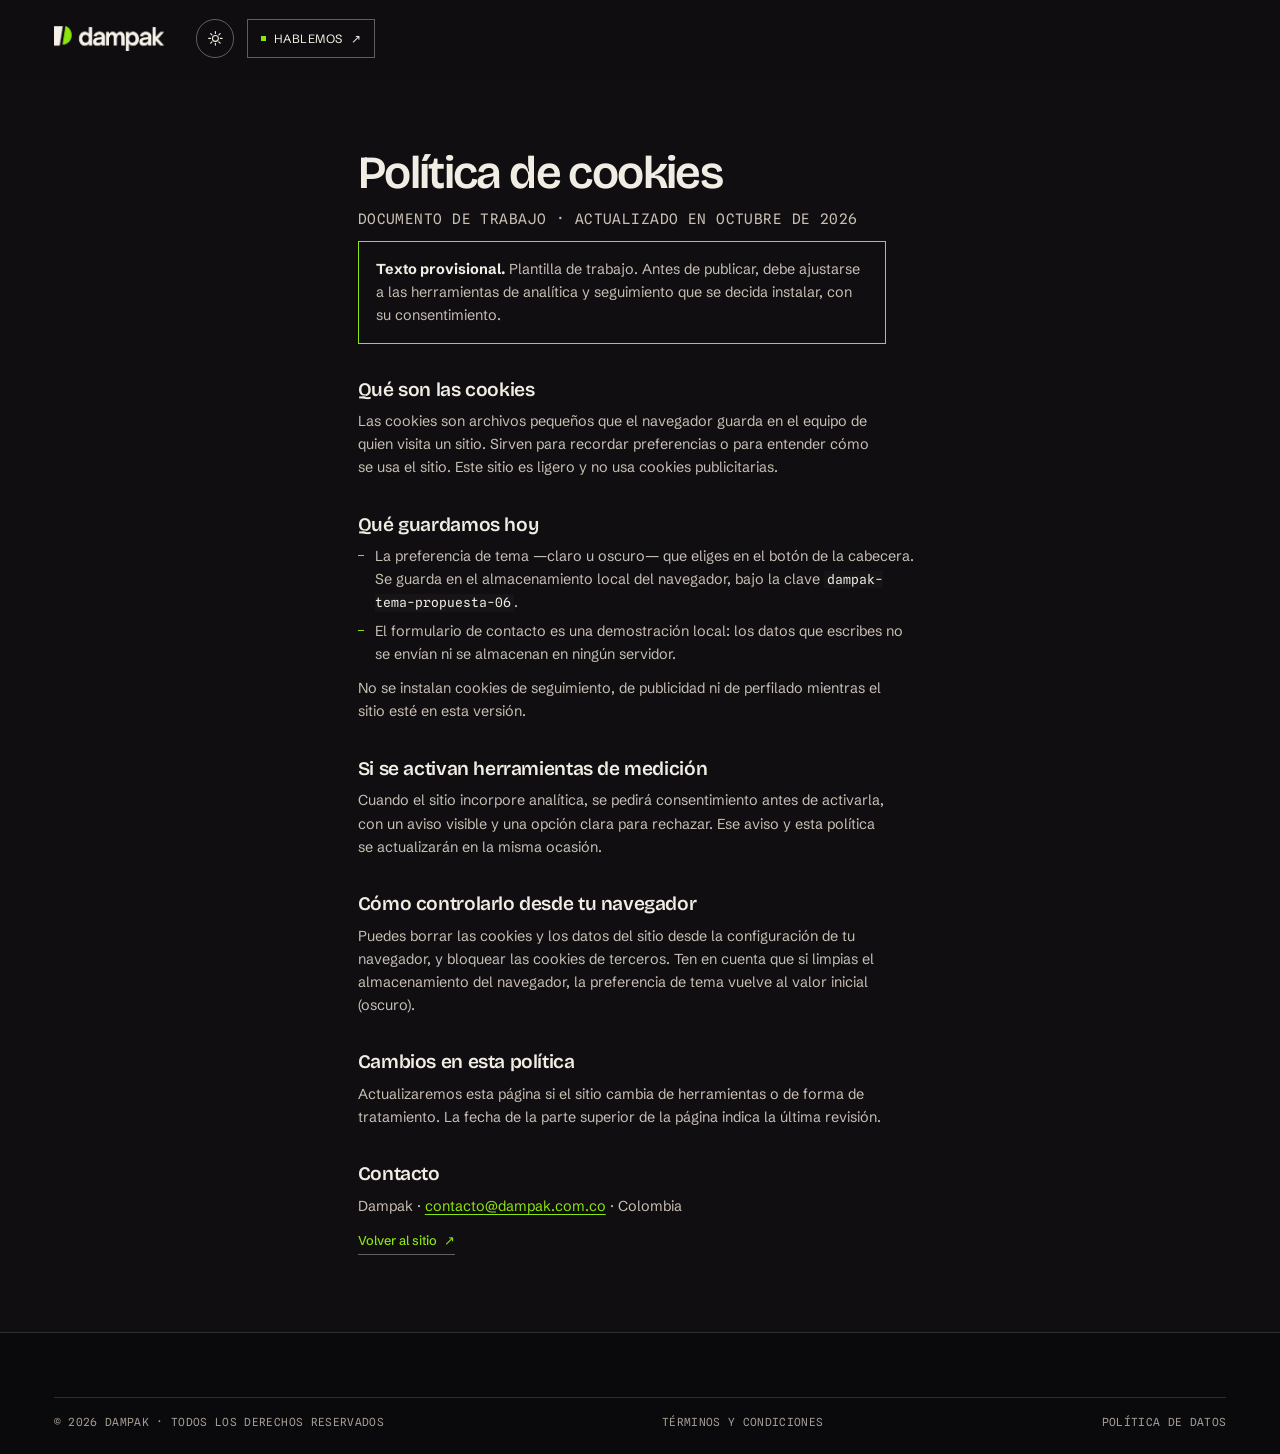
<file: cookies.html>
<!doctype html>
<html lang="es-CO">
<head>
  <meta charset="utf-8">
  <meta name="viewport" content="width=device-width, initial-scale=1">
  <meta name="color-scheme" content="dark light">
  <meta name="theme-color" content="#100e11" data-theme-color>
  <title>Política de cookies — Dampak</title>
  <meta name="description" content="Qué información guarda este sitio en tu navegador y cómo controlarla.">
  <link rel="icon" type="image/png" href="assets/brand/favicon-512.png">
  <link rel="preload" href="assets/fonts/BricolageGrotesque.woff2" as="font" type="font/woff2" crossorigin>
  <link rel="preload" href="assets/fonts/SchibstedGrotesk.woff2" as="font" type="font/woff2" crossorigin>
  <link rel="stylesheet" href="styles.css">
  <script>document.documentElement.classList.add('js');</script>
  <script>
    (function () {
      try {
        var saved = localStorage.getItem('dampak-tema-propuesta-06');
        if (saved === 'light' || saved === 'dark') document.documentElement.dataset.theme = saved;
      } catch (e) {}
    })();
  </script>
</head>
<body>
  <a class="skip-link" href="#contenido">Saltar al contenido</a>

  <header class="site-header" data-header>
    <div class="header-inner">
      <a class="brand" href="index.html" aria-label="Dampak, volver al inicio">
        <img class="brand-logo-on-dark" src="assets/brand/logo-light.png" width="1881" height="420" alt="Dampak">
        <img class="brand-logo-on-light" src="assets/brand/logo-dark.png" width="1881" height="420" alt="">
      </a>
      <div class="header-actions">
        <button class="theme-toggle" type="button" data-theme-toggle aria-pressed="false">
          <svg class="theme-icon theme-icon-sun" viewBox="0 0 24 24" aria-hidden="true" fill="none" stroke="currentColor" stroke-width="1.6" stroke-linecap="round">
            <circle cx="12" cy="12" r="4.2"></circle>
            <path d="M12 2.4v2.6M12 19v2.6M2.4 12H5M19 12h2.6M5.2 5.2l1.9 1.9M16.9 16.9l1.9 1.9M18.8 5.2l-1.9 1.9M7.1 16.9l-1.9 1.9"></path>
          </svg>
          <svg class="theme-icon theme-icon-moon" viewBox="0 0 24 24" aria-hidden="true" fill="none" stroke="currentColor" stroke-width="1.6" stroke-linecap="round" stroke-linejoin="round">
            <path d="M20.2 14.6A8.4 8.4 0 0 1 9.4 3.8a8.4 8.4 0 1 0 10.8 10.8Z"></path>
          </svg>
          <span class="sr-only" data-theme-label>Cambiar a tema claro</span>
        </button>
        <a class="header-cta" href="index.html#contacto">
          <span class="cta-square" aria-hidden="true"></span>
          Hablemos
          <span aria-hidden="true">↗</span>
        </a>
      </div>
    </div>
  </header>

  <main id="contenido" class="legal-main">
    <h1>Política de cookies</h1>
    <p class="legal-meta">Documento de trabajo · Actualizado en octubre de 2026</p>

    <p class="legal-note"><strong>Texto provisional.</strong> Plantilla de trabajo. Antes de publicar, debe ajustarse a las herramientas de analítica y seguimiento que se decida instalar, con su consentimiento.</p>

    <h2>Qué son las cookies</h2>
    <p>Las cookies son archivos pequeños que el navegador guarda en el equipo de quien visita un sitio. Sirven para recordar preferencias o para entender cómo se usa el sitio. Este sitio es ligero y no usa cookies publicitarias.</p>

    <h2>Qué guardamos hoy</h2>
    <ul>
      <li>La preferencia de tema —claro u oscuro— que eliges en el botón de la cabecera. Se guarda en el almacenamiento local del navegador, bajo la clave <code>dampak-tema-propuesta-06</code>.</li>
      <li>El formulario de contacto es una demostración local: los datos que escribes no se envían ni se almacenan en ningún servidor.</li>
    </ul>
    <p>No se instalan cookies de seguimiento, de publicidad ni de perfilado mientras el sitio esté en esta versión.</p>

    <h2>Si se activan herramientas de medición</h2>
      <p>Cuando el sitio incorpore analítica, se pedirá consentimiento antes de activarla, con un aviso visible y una opción clara para rechazar. Ese aviso y esta política se actualizarán en la misma ocasión.</p>

    <h2>Cómo controlarlo desde tu navegador</h2>
    <p>Puedes borrar las cookies y los datos del sitio desde la configuración de tu navegador, y bloquear las cookies de terceros. Ten en cuenta que si limpias el almacenamiento del navegador, la preferencia de tema vuelve al valor inicial (oscuro).</p>

    <h2>Cambios en esta política</h2>
    <p>Actualizaremos esta página si el sitio cambia de herramientas o de forma de tratamiento. La fecha de la parte superior de la página indica la última revisión.</p>

    <h2>Contacto</h2>
    <p>Dampak · <a href="mailto:contacto@dampak.com.co">contacto@dampak.com.co</a> · Colombia</p>

    <p class="legal-back"><a class="text-link" href="index.html">Volver al sitio <span aria-hidden="true">↗</span></a></p>
  </main>

  <footer class="site-footer">
    <div class="footer-bottom">
      <p>© 2026 Dampak · Todos los derechos reservados</p>
      <p><a href="terminos.html">Términos y condiciones</a></p>
      <p><a href="privacidad.html">Política de datos</a></p>
    </div>
  </footer>

  <script src="script.js"></script>
</body>
</html>
</file>
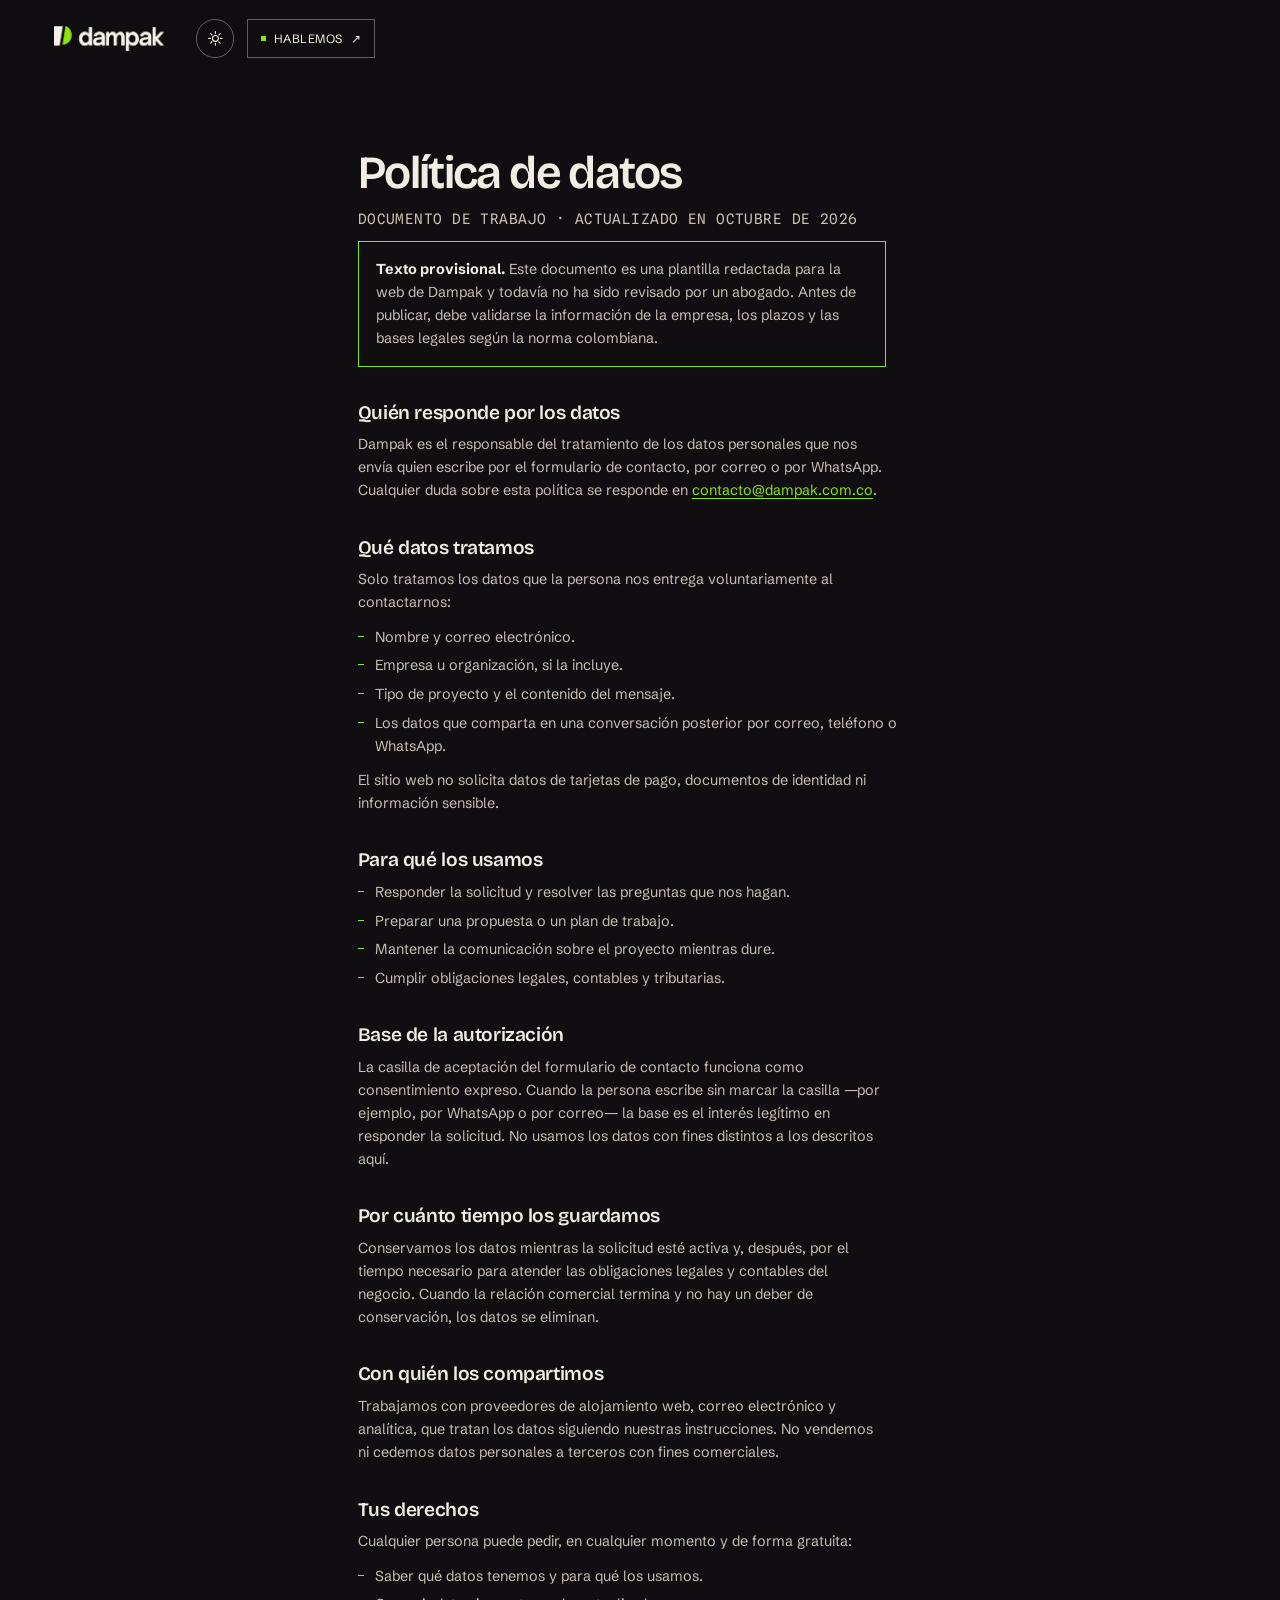
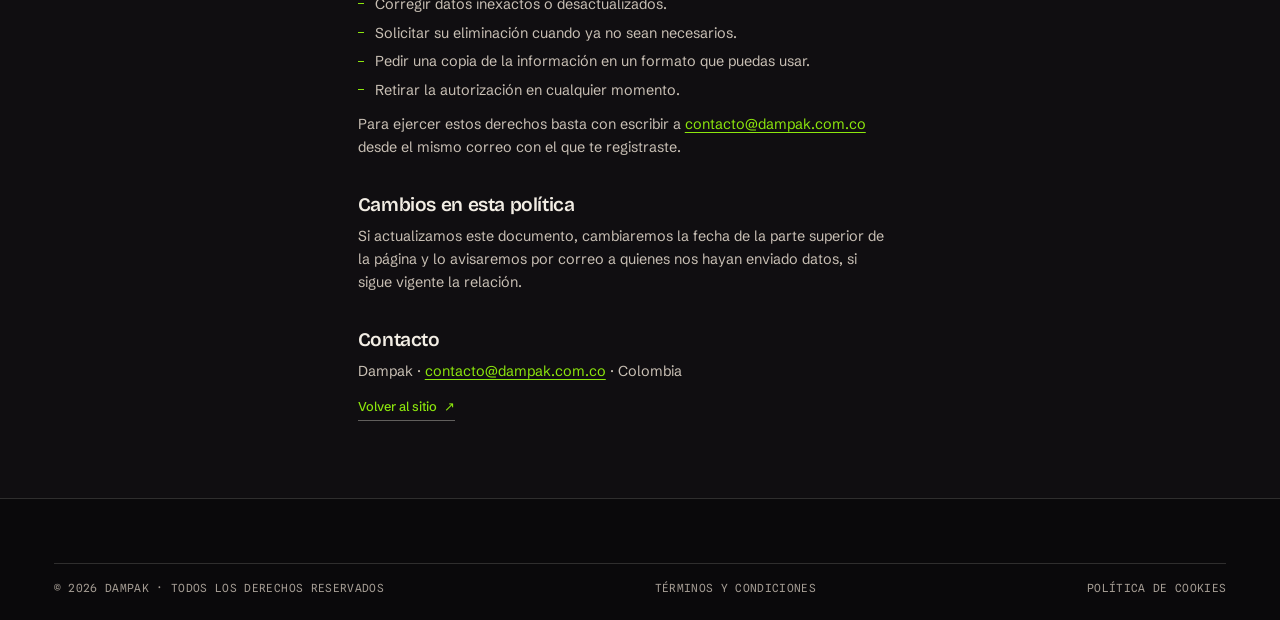
<file: privacidad.html>
<!doctype html>
<html lang="es-CO">
<head>
  <meta charset="utf-8">
  <meta name="viewport" content="width=device-width, initial-scale=1">
  <meta name="color-scheme" content="dark light">
  <meta name="theme-color" content="#100e11" data-theme-color>
  <title>Política de datos — Dampak</title>
  <meta name="description" content="Cómo tratamos los datos personales que nos envía quien escribe a Dampak.">
  <link rel="icon" type="image/png" href="assets/brand/favicon-512.png">
  <link rel="preload" href="assets/fonts/BricolageGrotesque.woff2" as="font" type="font/woff2" crossorigin>
  <link rel="preload" href="assets/fonts/SchibstedGrotesk.woff2" as="font" type="font/woff2" crossorigin>
  <link rel="stylesheet" href="styles.css">
  <script>document.documentElement.classList.add('js');</script>
  <script>
    (function () {
      try {
        var saved = localStorage.getItem('dampak-tema-propuesta-06');
        if (saved === 'light' || saved === 'dark') document.documentElement.dataset.theme = saved;
      } catch (e) {}
    })();
  </script>
</head>
<body>
  <a class="skip-link" href="#contenido">Saltar al contenido</a>

  <header class="site-header" data-header>
    <div class="header-inner">
      <a class="brand" href="index.html" aria-label="Dampak, volver al inicio">
        <img class="brand-logo-on-dark" src="assets/brand/logo-light.png" width="1881" height="420" alt="Dampak">
        <img class="brand-logo-on-light" src="assets/brand/logo-dark.png" width="1881" height="420" alt="">
      </a>
      <div class="header-actions">
        <button class="theme-toggle" type="button" data-theme-toggle aria-pressed="false">
          <svg class="theme-icon theme-icon-sun" viewBox="0 0 24 24" aria-hidden="true" fill="none" stroke="currentColor" stroke-width="1.6" stroke-linecap="round">
            <circle cx="12" cy="12" r="4.2"></circle>
            <path d="M12 2.4v2.6M12 19v2.6M2.4 12H5M19 12h2.6M5.2 5.2l1.9 1.9M16.9 16.9l1.9 1.9M18.8 5.2l-1.9 1.9M7.1 16.9l-1.9 1.9"></path>
          </svg>
          <svg class="theme-icon theme-icon-moon" viewBox="0 0 24 24" aria-hidden="true" fill="none" stroke="currentColor" stroke-width="1.6" stroke-linecap="round" stroke-linejoin="round">
            <path d="M20.2 14.6A8.4 8.4 0 0 1 9.4 3.8a8.4 8.4 0 1 0 10.8 10.8Z"></path>
          </svg>
          <span class="sr-only" data-theme-label>Cambiar a tema claro</span>
        </button>
        <a class="header-cta" href="index.html#contacto">
          <span class="cta-square" aria-hidden="true"></span>
          Hablemos
          <span aria-hidden="true">↗</span>
        </a>
      </div>
    </div>
  </header>

  <main id="contenido" class="legal-main">
    <h1>Política de datos</h1>
    <p class="legal-meta">Documento de trabajo · Actualizado en octubre de 2026</p>

    <p class="legal-note"><strong>Texto provisional.</strong> Este documento es una plantilla redactada para la web de Dampak y todavía no ha sido revisado por un abogado. Antes de publicar, debe validarse la información de la empresa, los plazos y las bases legales según la norma colombiana.</p>

    <h2>Quién responde por los datos</h2>
    <p>Dampak es el responsable del tratamiento de los datos personales que nos envía quien escribe por el formulario de contacto, por correo o por WhatsApp. Cualquier duda sobre esta política se responde en <a href="mailto:contacto@dampak.com.co">contacto@dampak.com.co</a>.</p>

    <h2>Qué datos tratamos</h2>
    <p>Solo tratamos los datos que la persona nos entrega voluntariamente al contactarnos:</p>
    <ul>
      <li>Nombre y correo electrónico.</li>
      <li>Empresa u organización, si la incluye.</li>
      <li>Tipo de proyecto y el contenido del mensaje.</li>
      <li>Los datos que comparta en una conversación posterior por correo, teléfono o WhatsApp.</li>
    </ul>
    <p>El sitio web no solicita datos de tarjetas de pago, documentos de identidad ni información sensible.</p>

    <h2>Para qué los usamos</h2>
    <ul>
      <li>Responder la solicitud y resolver las preguntas que nos hagan.</li>
      <li>Preparar una propuesta o un plan de trabajo.</li>
      <li>Mantener la comunicación sobre el proyecto mientras dure.</li>
      <li>Cumplir obligaciones legales, contables y tributarias.</li>
    </ul>

    <h2>Base de la autorización</h2>
    <p>La casilla de aceptación del formulario de contacto funciona como consentimiento expreso. Cuando la persona escribe sin marcar la casilla —por ejemplo, por WhatsApp o por correo— la base es el interés legítimo en responder la solicitud. No usamos los datos con fines distintos a los descritos aquí.</p>

    <h2>Por cuánto tiempo los guardamos</h2>
    <p>Conservamos los datos mientras la solicitud esté activa y, después, por el tiempo necesario para atender las obligaciones legales y contables del negocio. Cuando la relación comercial termina y no hay un deber de conservación, los datos se eliminan.</p>

    <h2>Con quién los compartimos</h2>
    <p>Trabajamos con proveedores de alojamiento web, correo electrónico y analítica, que tratan los datos siguiendo nuestras instrucciones. No vendemos ni cedemos datos personales a terceros con fines comerciales.</p>

    <h2>Tus derechos</h2>
    <p>Cualquier persona puede pedir, en cualquier momento y de forma gratuita:</p>
    <ul>
      <li>Saber qué datos tenemos y para qué los usamos.</li>
      <li>Corregir datos inexactos o desactualizados.</li>
      <li>Solicitar su eliminación cuando ya no sean necesarios.</li>
      <li>Pedir una copia de la información en un formato que puedas usar.</li>
      <li>Retirar la autorización en cualquier momento.</li>
    </ul>
    <p>Para ejercer estos derechos basta con escribir a <a href="mailto:contacto@dampak.com.co">contacto@dampak.com.co</a> desde el mismo correo con el que te registraste.</p>

    <h2>Cambios en esta política</h2>
    <p>Si actualizamos este documento, cambiaremos la fecha de la parte superior de la página y lo avisaremos por correo a quienes nos hayan enviado datos, si sigue vigente la relación.</p>

    <h2>Contacto</h2>
    <p>Dampak · <a href="mailto:contacto@dampak.com.co">contacto@dampak.com.co</a> · Colombia</p>

    <p class="legal-back"><a class="text-link" href="index.html">Volver al sitio <span aria-hidden="true">↗</span></a></p>
  </main>

  <footer class="site-footer">
    <div class="footer-bottom">
      <p>© 2026 Dampak · Todos los derechos reservados</p>
      <p><a href="terminos.html">Términos y condiciones</a></p>
      <p><a href="cookies.html">Política de cookies</a></p>
    </div>
  </footer>

  <script src="script.js"></script>
</body>
</html>
</file>
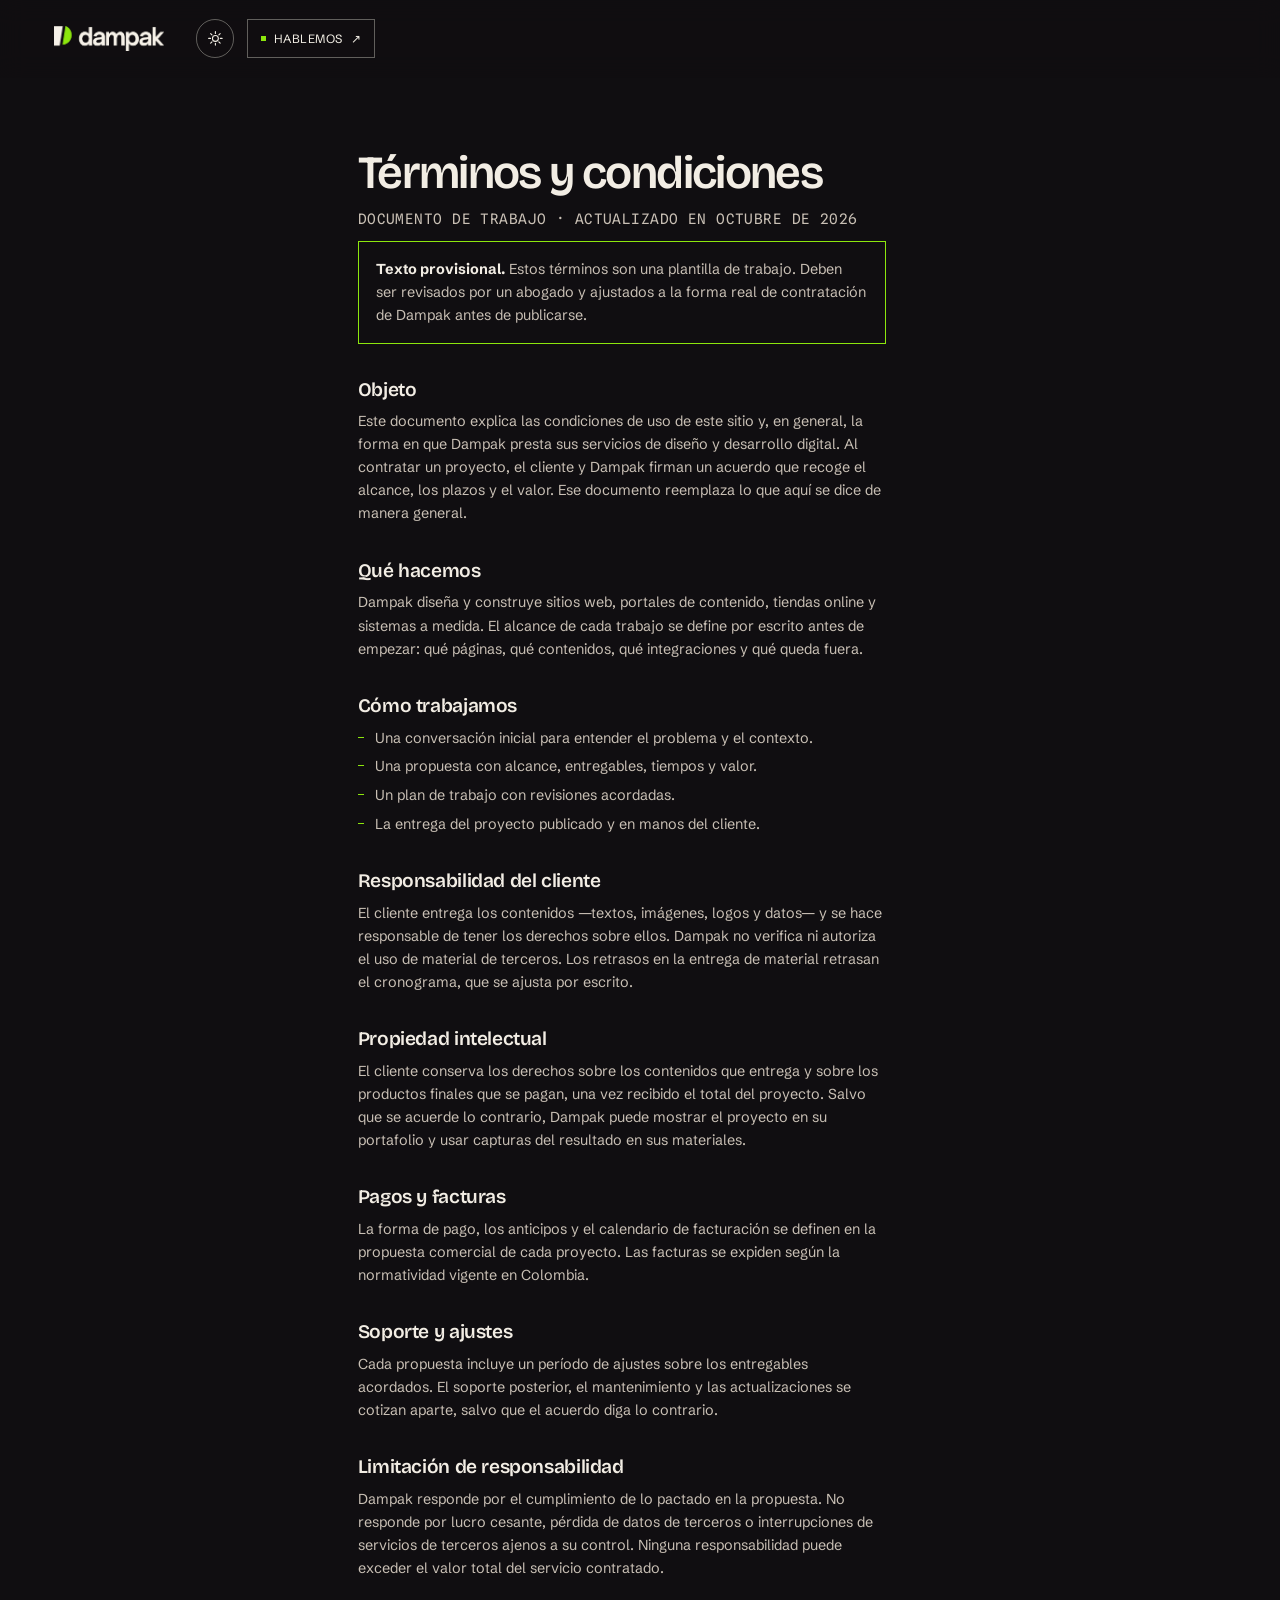
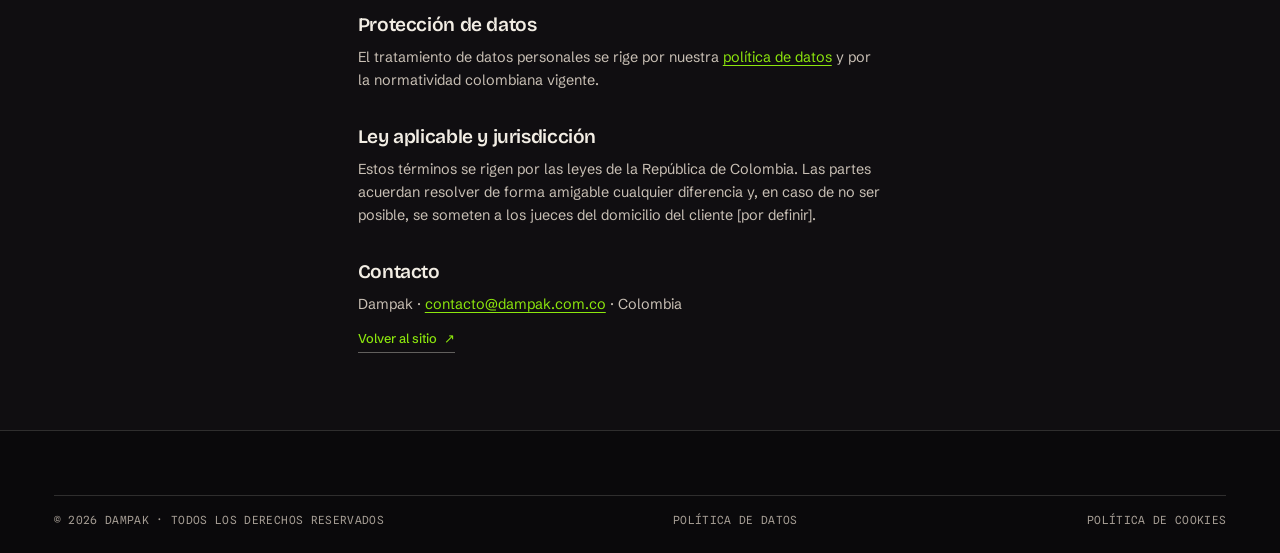
<file: terminos.html>
<!doctype html>
<html lang="es-CO">
<head>
  <meta charset="utf-8">
  <meta name="viewport" content="width=device-width, initial-scale=1">
  <meta name="color-scheme" content="dark light">
  <meta name="theme-color" content="#100e11" data-theme-color>
  <title>Términos y condiciones — Dampak</title>
  <meta name="description" content="Las condiciones de uso del sitio de Dampak y del trabajo que contratamos con nuestros clientes.">
  <link rel="icon" type="image/png" href="assets/brand/favicon-512.png">
  <link rel="preload" href="assets/fonts/BricolageGrotesque.woff2" as="font" type="font/woff2" crossorigin>
  <link rel="preload" href="assets/fonts/SchibstedGrotesk.woff2" as="font" type="font/woff2" crossorigin>
  <link rel="stylesheet" href="styles.css">
  <script>document.documentElement.classList.add('js');</script>
  <script>
    (function () {
      try {
        var saved = localStorage.getItem('dampak-tema-propuesta-06');
        if (saved === 'light' || saved === 'dark') document.documentElement.dataset.theme = saved;
      } catch (e) {}
    })();
  </script>
</head>
<body>
  <a class="skip-link" href="#contenido">Saltar al contenido</a>

  <header class="site-header" data-header>
    <div class="header-inner">
      <a class="brand" href="index.html" aria-label="Dampak, volver al inicio">
        <img class="brand-logo-on-dark" src="assets/brand/logo-light.png" width="1881" height="420" alt="Dampak">
        <img class="brand-logo-on-light" src="assets/brand/logo-dark.png" width="1881" height="420" alt="">
      </a>
      <div class="header-actions">
        <button class="theme-toggle" type="button" data-theme-toggle aria-pressed="false">
          <svg class="theme-icon theme-icon-sun" viewBox="0 0 24 24" aria-hidden="true" fill="none" stroke="currentColor" stroke-width="1.6" stroke-linecap="round">
            <circle cx="12" cy="12" r="4.2"></circle>
            <path d="M12 2.4v2.6M12 19v2.6M2.4 12H5M19 12h2.6M5.2 5.2l1.9 1.9M16.9 16.9l1.9 1.9M18.8 5.2l-1.9 1.9M7.1 16.9l-1.9 1.9"></path>
          </svg>
          <svg class="theme-icon theme-icon-moon" viewBox="0 0 24 24" aria-hidden="true" fill="none" stroke="currentColor" stroke-width="1.6" stroke-linecap="round" stroke-linejoin="round">
            <path d="M20.2 14.6A8.4 8.4 0 0 1 9.4 3.8a8.4 8.4 0 1 0 10.8 10.8Z"></path>
          </svg>
          <span class="sr-only" data-theme-label>Cambiar a tema claro</span>
        </button>
        <a class="header-cta" href="index.html#contacto">
          <span class="cta-square" aria-hidden="true"></span>
          Hablemos
          <span aria-hidden="true">↗</span>
        </a>
      </div>
    </div>
  </header>

  <main id="contenido" class="legal-main">
    <h1>Términos y condiciones</h1>
    <p class="legal-meta">Documento de trabajo · Actualizado en octubre de 2026</p>

    <p class="legal-note"><strong>Texto provisional.</strong> Estos términos son una plantilla de trabajo. Deben ser revisados por un abogado y ajustados a la forma real de contratación de Dampak antes de publicarse.</p>

    <h2>Objeto</h2>
    <p>Este documento explica las condiciones de uso de este sitio y, en general, la forma en que Dampak presta sus servicios de diseño y desarrollo digital. Al contratar un proyecto, el cliente y Dampak firman un acuerdo que recoge el alcance, los plazos y el valor. Ese documento reemplaza lo que aquí se dice de manera general.</p>

    <h2>Qué hacemos</h2>
    <p>Dampak diseña y construye sitios web, portales de contenido, tiendas online y sistemas a medida. El alcance de cada trabajo se define por escrito antes de empezar: qué páginas, qué contenidos, qué integraciones y qué queda fuera.</p>

    <h2>Cómo trabajamos</h2>
    <ul>
      <li>Una conversación inicial para entender el problema y el contexto.</li>
      <li>Una propuesta con alcance, entregables, tiempos y valor.</li>
      <li>Un plan de trabajo con revisiones acordadas.</li>
      <li>La entrega del proyecto publicado y en manos del cliente.</li>
    </ul>

    <h2>Responsabilidad del cliente</h2>
    <p>El cliente entrega los contenidos —textos, imágenes, logos y datos— y se hace responsable de tener los derechos sobre ellos. Dampak no verifica ni autoriza el uso de material de terceros. Los retrasos en la entrega de material retrasan el cronograma, que se ajusta por escrito.</p>

    <h2>Propiedad intelectual</h2>
    <p>El cliente conserva los derechos sobre los contenidos que entrega y sobre los productos finales que se pagan, una vez recibido el total del proyecto. Salvo que se acuerde lo contrario, Dampak puede mostrar el proyecto en su portafolio y usar capturas del resultado en sus materiales.</p>

    <h2>Pagos y facturas</h2>
    <p>La forma de pago, los anticipos y el calendario de facturación se definen en la propuesta comercial de cada proyecto. Las facturas se expiden según la normatividad vigente en Colombia.</p>

    <h2>Soporte y ajustes</h2>
    <p>Cada propuesta incluye un período de ajustes sobre los entregables acordados. El soporte posterior, el mantenimiento y las actualizaciones se cotizan aparte, salvo que el acuerdo diga lo contrario.</p>

    <h2>Limitación de responsabilidad</h2>
    <p>Dampak responde por el cumplimiento de lo pactado en la propuesta. No responde por lucro cesante, pérdida de datos de terceros o interrupciones de servicios de terceros ajenos a su control. Ninguna responsabilidad puede exceder el valor total del servicio contratado.</p>

    <h2>Protección de datos</h2>
    <p>El tratamiento de datos personales se rige por nuestra <a href="privacidad.html">política de datos</a> y por la normatividad colombiana vigente.</p>

    <h2>Ley aplicable y jurisdicción</h2>
    <p>Estos términos se rigen por las leyes de la República de Colombia. Las partes acuerdan resolver de forma amigable cualquier diferencia y, en caso de no ser posible, se someten a los jueces del domicilio del cliente [por definir].</p>

    <h2>Contacto</h2>
    <p>Dampak · <a href="mailto:contacto@dampak.com.co">contacto@dampak.com.co</a> · Colombia</p>

    <p class="legal-back"><a class="text-link" href="index.html">Volver al sitio <span aria-hidden="true">↗</span></a></p>
  </main>

  <footer class="site-footer">
    <div class="footer-bottom">
      <p>© 2026 Dampak · Todos los derechos reservados</p>
      <p><a href="privacidad.html">Política de datos</a></p>
      <p><a href="cookies.html">Política de cookies</a></p>
    </div>
  </footer>

  <script src="script.js"></script>
</body>
</html>
</file>
<file: styles.css>
/* =========================================================
   Dampak — Propuesta 06 (híbrida)
   Estructura de la propuesta 03 + tipografía de la 04.
   Dos temas: oscuro (por defecto) y claro.

   Rampa tipográfica (ver DESIGN.md):
   0.7rem · 0.75rem · 0.8rem · 0.85rem · 0.9rem · 1rem
   + escalas fluidas para titulares y citas.
   ========================================================= */

/* --- Fuentes ------------------------------------------------- */

@font-face {
  font-family: "Bricolage Grotesque";
  src: url("assets/fonts/BricolageGrotesque.woff2") format("woff2");
  font-weight: 300 800;
  font-style: normal;
  font-display: swap;
}

@font-face {
  font-family: "Schibsted Grotesk";
  src: url("assets/fonts/SchibstedGrotesk.woff2") format("woff2");
  font-weight: 400 900;
  font-style: normal;
  font-display: swap;
}

@font-face {
  font-family: "Spline Sans Mono";
  src: url("assets/fonts/SplineSansMono.woff2") format("woff2");
  font-weight: 400 700;
  font-style: normal;
  font-display: swap;
}

/* --- Tokens -------------------------------------------------- */

:root {
  /* Tema oscuro (por defecto) */
  --bg: #100e11;
  --bg-soft: #171417;
  --bg-sunk: #0a090b;
  --surface: #1e1a1e;
  --fg: #f2ede4;
  --fg-muted: #a49c93;
  --fg-strong: #c9c0b5;
  --accent: #8ce60d;
  --accent-ink: #14100f;
  --accent-text: #8ce60d;
  --accent-ui: #8ce60d;
  --line: rgba(242, 237, 228, 0.16);
  --line-soft: rgba(242, 237, 228, 0.09);
  --line-strong: rgba(242, 237, 228, 0.36);
  --header-bg: rgba(16, 14, 17, 0.88);
  --header-bg-solid: rgba(16, 14, 17, 0.97);
  --selection: var(--accent);
  --selection-ink: var(--accent-ink);

  --display: "Bricolage Grotesque", "Helvetica Neue", Arial, sans-serif;
  --sans: "Schibsted Grotesk", "Helvetica Neue", Arial, sans-serif;
  --mono: "Spline Sans Mono", "Courier New", monospace;

  --pad: clamp(1.25rem, 4.2vw, 4.5rem);
  --max: 1440px;
  --header-h: 4.8rem;
  --ease: cubic-bezier(0.23, 1, 0.32, 1);
}

:root[data-theme="light"] {
  --bg: #f6f3ed;
  --bg-soft: #ffffff;
  --bg-sunk: #eae5db;
  --surface: #ffffff;
  --fg: #17140f;
  --fg-muted: #5c564c;
  --fg-strong: #3a352e;
  --accent: #8ce60d;
  --accent-ink: #16110f;
  --accent-text: #3e7000;
  --accent-ui: #3e7000;
  --line: rgba(23, 20, 15, 0.16);
  --line-soft: rgba(23, 20, 15, 0.09);
  --line-strong: rgba(23, 20, 15, 0.4);
  --header-bg: rgba(246, 243, 237, 0.9);
  --header-bg-solid: rgba(246, 243, 237, 0.98);
}

/* --- Base ----------------------------------------------------- */

*,
*::before,
*::after { box-sizing: border-box; }

html {
  scroll-behavior: smooth;
  scroll-padding-top: calc(var(--header-h) + 1.5rem);
  scrollbar-color: var(--line-strong) transparent;
  scrollbar-width: thin;
}

::-webkit-scrollbar { width: 11px; height: 11px; }
::-webkit-scrollbar-track { background: transparent; }
::-webkit-scrollbar-thumb { background: var(--line-strong); }
::-webkit-scrollbar-thumb:hover { background: var(--accent); }

body {
  margin: 0;
  background: var(--bg);
  color: var(--fg);
  font-family: var(--sans);
  font-size: 1rem;
  line-height: 1.6;
  caret-color: var(--accent);
  -webkit-font-smoothing: antialiased;
  overflow-x: hidden;
  transition: background-color 220ms ease, color 220ms ease;
}

body.menu-open { overflow: hidden; }

img { display: block; max-width: 100%; height: auto; }
a { color: inherit; text-underline-offset: 3px; }
button, input, select, textarea { font: inherit; color: inherit; }
button { cursor: pointer; }

h1, h2, h3, p, dl, dd, ol, ul, figure, blockquote { margin: 0; }
ol, ul { padding: 0; list-style: none; }

h1, h2, h3 {
  font-family: var(--display);
  font-weight: 600;
  line-height: 1.02;
  letter-spacing: -0.035em;
  text-wrap: balance;
}

::selection { background: var(--selection); color: var(--selection-ink); }

:focus-visible { outline: 2px solid var(--accent-ui); outline-offset: 3px; }

/* Cifras tabulares donde hay números que se leen en columna. */
.index-num,
.index-type,
.preview-caption,
.service-scope,
.hero-meta dt,
.case-bar,
.case-line,
.case-spec dt,
.voice-role,
.member-role,
.contact-steps span,
.footer-nav h2,
.footer-social h2,
.footer-bottom,
.work-note,
.legal-meta,
.field label {
  font-variant-numeric: tabular-nums;
}

.sr-only {
  position: absolute;
  width: 1px;
  height: 1px;
  padding: 0;
  margin: -1px;
  overflow: hidden;
  clip: rect(0 0 0 0);
  white-space: nowrap;
  border: 0;
}

.skip-link {
  position: absolute;
  top: 0.75rem;
  left: 0.75rem;
  z-index: 1000;
  transform: translateY(-160%);
  background: var(--accent);
  color: var(--accent-ink);
  padding: 0.7rem 1rem;
  font-size: 0.8rem;
  text-decoration: none;
}
.skip-link:focus { transform: translateY(0); }

/* --- Botones y enlaces ---------------------------------------- */

.btn {
  display: inline-flex;
  align-items: center;
  justify-content: center;
  gap: 0.55rem;
  min-height: 3rem;
  padding: 0.75rem 1.1rem;
  border: 1px solid transparent;
  border-radius: 0;
  font-size: 0.8rem;
  font-weight: 500;
  letter-spacing: 0.01em;
  text-decoration: none;
  transition: background-color 160ms ease, color 160ms ease, border-color 160ms ease;
}
.btn svg { width: 1.05rem; height: 1.05rem; flex: none; }
.btn-accent { background: var(--accent); color: var(--accent-ink); }
.btn-accent:hover { background: var(--fg); color: var(--bg); }
.btn-outline { border-color: var(--line-strong); color: var(--fg); }
.btn-outline:hover { border-color: var(--accent); background: var(--accent); color: var(--accent-ink); }

.text-link {
  display: inline-flex;
  align-items: center;
  gap: 0.45rem;
  padding-bottom: 0.22rem;
  border-bottom: 1px solid var(--line-strong);
  font-size: 0.8rem;
  font-weight: 500;
  text-decoration: none;
  transition: color 160ms ease, border-color 160ms ease;
}
.text-link span[aria-hidden="true"] { display: inline-block; transition: transform 160ms var(--ease); }
.text-link:hover { color: var(--accent-text); border-color: var(--accent-text); }

/* --- Cabecera ------------------------------------------------- */

.scroll-progress {
  position: fixed;
  inset: 0 0 auto;
  z-index: 200;
  height: 2px;
  background: var(--accent-ui);
  transform: scaleX(0);
  transform-origin: left;
  will-change: transform;
}

.site-header {
  position: fixed;
  inset: 0 0 auto;
  z-index: 100;
  background: var(--header-bg);
  border-bottom: 1px solid transparent;
  backdrop-filter: blur(12px);
  transition: border-color 180ms ease, background-color 180ms ease;
}
.site-header.is-scrolled { border-bottom-color: var(--line); background: var(--header-bg-solid); }

.header-inner {
  display: flex;
  align-items: center;
  gap: clamp(1rem, 2.5vw, 2.2rem);
  width: min(100%, var(--max));
  min-height: var(--header-h);
  margin: 0 auto;
  padding: 0 var(--pad);
}

.brand { display: inline-flex; flex: 0 0 auto; }
.brand img { width: clamp(6.6rem, 8.6vw, 8rem); }
.brand-logo-on-light { display: none; }
:root[data-theme="light"] .brand-logo-on-dark { display: none; }
:root[data-theme="light"] .brand-logo-on-light { display: block; }

.desktop-nav { display: flex; gap: clamp(1rem, 2.2vw, 2rem); margin-left: auto; }
.desktop-nav a {
  position: relative;
  padding: 0.4rem 0;
  color: var(--fg-muted);
  font-size: 0.8rem;
  text-decoration: none;
  transition: color 160ms ease;
}
.desktop-nav a::after {
  content: "";
  position: absolute;
  left: 0;
  bottom: 0;
  width: 100%;
  height: 1px;
  background: var(--accent);
  transform: scaleX(0);
  transform-origin: left;
  transition: transform 220ms cubic-bezier(0.22, 1, 0.36, 1);
}
.desktop-nav a:hover { color: var(--fg); }
@media (hover: hover) and (pointer: fine) { .desktop-nav a:hover::after { transform: scaleX(1); } }

.header-actions { display: flex; align-items: center; gap: 0.8rem; }

.theme-toggle {
  display: inline-flex;
  align-items: center;
  justify-content: center;
  width: 2.4rem;
  height: 2.4rem;
  padding: 0;
  border: 1px solid var(--line-strong);
  border-radius: 50%;
  background: transparent;
  transition: border-color 160ms ease, color 160ms ease;
}
.theme-toggle:hover { border-color: var(--accent); color: var(--accent-text); }
.theme-icon { width: 1.05rem; height: 1.05rem; }
.theme-icon-moon { display: none; }
:root[data-theme="light"] .theme-icon-sun { display: none; }
:root[data-theme="light"] .theme-icon-moon { display: block; }

.header-cta {
  display: inline-flex;
  align-items: center;
  gap: 0.5rem;
  padding: 0.55rem 0.8rem;
  border: 1px solid var(--line-strong);
  font-size: 0.75rem;
  letter-spacing: 0.04em;
  text-decoration: none;
  text-transform: uppercase;
  transition: border-color 160ms ease, background-color 160ms ease, color 160ms ease;
}
.header-cta:hover { border-color: var(--accent); background: var(--accent); color: var(--accent-ink); }
.cta-square { width: 5px; height: 5px; background: var(--accent); }
.header-cta:hover .cta-square { background: var(--accent-ink); }

.menu-toggle {
  display: none;
  align-items: center;
  gap: 0.6rem;
  margin-left: auto;
  padding: 0.5rem 0;
  border: 0;
  background: none;
  font-size: 0.75rem;
  letter-spacing: 0.08em;
  text-transform: uppercase;
}
.menu-toggle-icon { display: grid; gap: 5px; width: 1.3rem; }
.menu-toggle-icon i { display: block; height: 1px; background: var(--fg); transition: transform 180ms ease; }
.menu-toggle[aria-expanded="true"] .menu-toggle-icon i:first-child { transform: translateY(3px) rotate(45deg); }
.menu-toggle[aria-expanded="true"] .menu-toggle-icon i:last-child { transform: translateY(-3px) rotate(-45deg); }

.mobile-menu {
  max-height: calc(100vh - var(--header-h));
  max-height: calc(100dvh - var(--header-h));
  padding: 1.4rem var(--pad) calc(1.8rem + env(safe-area-inset-bottom));
  overflow-y: auto;
  overscroll-behavior: contain;
  -webkit-overflow-scrolling: touch;
  border-top: 1px solid var(--line);
  background: var(--bg);
}
.mobile-menu nav { display: grid; margin-bottom: 1.2rem; }
.mobile-menu nav a {
  padding: 0.85rem 0;
  border-bottom: 1px solid var(--line);
  font-family: var(--display);
  font-size: 1.4rem;
  text-decoration: none;
}
.mobile-menu nav a:hover { color: var(--accent-text); }
.mobile-menu-foot { display: grid; gap: 0.9rem; }
.mobile-menu .btn { width: 100%; }
.mobile-mail { font-family: var(--mono); font-size: 0.75rem; text-decoration: none; color: var(--fg-muted); }

/* --- Apertura ------------------------------------------------- */

.hero {
  width: min(100%, var(--max));
  margin: 0 auto;
  padding: calc(var(--header-h) + clamp(2.5rem, 6vw, 5rem)) var(--pad) clamp(3rem, 6vw, 5rem);
}
.hero-grid {
  display: grid;
  grid-template-columns: minmax(0, 6.4fr) minmax(0, 5.6fr);
  gap: clamp(2rem, 4.5vw, 4.5rem);
  align-items: center;
}
.hero-copy { display: flex; flex-direction: column; justify-content: space-between; min-width: 0; }

.hero-title {
  font-size: clamp(3.4rem, 7.2vw, 6.5rem);
  line-height: 0.9;
  text-wrap: balance;
}
.hero-flag {
  display: inline-block;
  white-space: nowrap;
  margin-left: -0.17em;
  margin-bottom: 0.06em;
  padding: 0.05em 0.17em 0.1em;
  background: var(--accent);
  color: var(--accent-ink);
}
.hero-title-rest { display: block; }

.hero-lede {
  max-width: 34rem;
  margin-top: 1.6rem;
  color: var(--fg-strong);
  font-size: 1rem;
}
.hero-actions { display: flex; flex-wrap: wrap; align-items: center; gap: 1rem 1.4rem; margin-top: 1.8rem; }

.hero-meta {
  display: grid;
  gap: 0.7rem;
  margin-top: clamp(2rem, 4vw, 3.2rem);
  padding-top: 1rem;
  border-top: 1px solid var(--line);
}
.hero-meta > div {
  display: grid;
  grid-template-columns: 6.5rem minmax(0, 1fr);
  gap: 0.9rem;
  align-items: baseline;
}
.hero-meta dt {
  color: var(--accent-text);
  font-family: var(--mono);
  font-size: 0.7rem;
  letter-spacing: 0.04em;
  text-transform: uppercase;
}
.hero-meta dd { color: var(--fg-muted); font-size: 0.8rem; }

/* Vista previa con rotación automática */
.hero-index {
  min-width: 0;
  padding: 0.6rem;
  border: 1px solid var(--line-strong);
  background: var(--bg-soft);
}
.index-preview {
  position: relative;
  overflow: hidden;
  background: transparent;
}
.browser-bar,
.case-bar {
  display: grid;
  grid-template-columns: 3.1rem minmax(0, 1fr) auto;
  align-items: center;
  gap: 0.65rem;
  min-height: 2.15rem;
  height: auto;
  padding: 0.45rem 0.7rem;
  border-bottom: 1px solid var(--line);
  background: var(--bg-soft);
  color: var(--fg-muted);
  font-family: var(--mono);
  font-size: 0.7rem;
  letter-spacing: 0.03em;
  text-transform: uppercase;
}
.browser-dots { display: flex; align-items: center; gap: 0.32rem; }
.browser-dots i { width: 0.42rem; height: 0.42rem; border-radius: 50%; background: var(--line-strong); }
.browser-dots i:first-child { background: #ff605c; }
.browser-dots i:nth-child(2) { background: #ffbd44; }
.browser-dots i:last-child { background: var(--accent); }
.browser-url { overflow: hidden; text-overflow: ellipsis; white-space: nowrap; color: var(--fg-muted); }
.browser-state { color: var(--fg-muted); white-space: nowrap; }
:root[data-theme="light"] .case-media { box-shadow: 0 18px 42px rgba(23, 20, 15, 0.10), 0 3px 10px rgba(23, 20, 15, 0.05); }
.preview-screen { position: relative; min-width: 0; }
.index-preview img {
  width: 100%;
  height: auto;
  aspect-ratio: 16 / 10;
  object-fit: cover;
  object-position: 50% 0;
  opacity: 1;
  transition: opacity 180ms ease;
}
.index-preview img.is-fading { opacity: 0; }
.preview-caption {
  position: absolute;
  inset: auto 0 0;
  display: flex;
  justify-content: space-between;
  align-items: center;
  gap: 1rem;
  height: 2.2rem;
  padding: 0 0.7rem;
  border-top: 1px solid var(--accent);
  background: var(--bg);
  font-family: var(--mono);
  font-size: 0.7rem;
  letter-spacing: 0.03em;
  text-transform: uppercase;
}
.preview-caption span:last-child { color: var(--fg); }
.preview-progress {
  position: absolute;
  inset: auto 0 2.2rem;
  height: 2px;
  background: var(--line-soft);
}
.preview-progress i {
  display: block;
  height: 100%;
  background: var(--accent-ui);
  transform: scaleX(0);
  transform-origin: left;
}

.index-list { display: grid; margin-top: 0.6rem; }
.index-row {
  display: grid;
  grid-template-columns: minmax(0, 1fr) auto 1rem;
  gap: 0.8rem;
  align-items: center;
  min-height: 3.5rem;
  padding: 0.7rem 0.7rem;
  border: 0;
  border-top: 1px solid var(--line);
  background: transparent;
  color: var(--fg);
  text-align: left;
  transition: background-color 160ms ease, color 160ms ease;
}
.index-row:hover { background: var(--fg); color: var(--bg); }
.index-row.is-active { background: var(--accent); color: var(--accent-ink); }
.index-name { font-size: 0.9rem; font-weight: 500; }
.index-type {
  color: var(--fg-muted);
  font-family: var(--mono);
  font-size: 0.7rem;
  letter-spacing: 0.03em;
  text-transform: uppercase;
}
.index-row.is-active .index-type,
.index-row:hover .index-type { color: inherit; }
.index-arrow { justify-self: end; }
.index-row.is-active .index-arrow { color: var(--accent-ink); }

/* --- Barra de sección ----------------------------------------- */

.section-bar {
  display: grid;
  grid-template-columns: minmax(0, 1fr) minmax(0, 30rem);
  gap: clamp(1.5rem, 4vw, 4rem);
  align-items: end;
  padding-top: 1rem;
  border-top: 1px solid var(--line-strong);
}
.section-bar h2 { font-size: clamp(2.1rem, 3.6vw, 3.4rem); }
.section-bar p { color: var(--fg-muted); font-size: 0.85rem; line-height: 1.6; }

/* --- Servicios ------------------------------------------------ */

.services {
  width: min(100%, var(--max));
  margin: 0 auto;
  padding: clamp(3.5rem, 7vw, 6rem) var(--pad);
}
.service-list { margin-top: clamp(1.8rem, 3.5vw, 3rem); padding-top: 0.6rem; border-top: 1px solid var(--line-strong); }

.service { border-bottom: 1px solid var(--line); }
.service summary {
  display: grid;
  grid-template-columns: minmax(0, 1.05fr) minmax(0, 1.5fr) minmax(0, 0.85fr) 1.4rem;
  gap: clamp(0.8rem, 2vw, 1.8rem);
  align-items: center;
  padding: 1.25rem 0;
  cursor: pointer;
  list-style: none;
  transition: background-color 180ms ease;
}
.service:first-child summary { padding-top: 1.7rem; }
.service summary::-webkit-details-marker { display: none; }
.service summary:hover { background: var(--bg-soft); }
.service-name { grid-area: 1 / 1; font-family: var(--display); font-size: clamp(1.2rem, 1.7vw, 1.55rem); font-weight: 600; letter-spacing: -0.03em; }
.service-what { grid-area: 1 / 2; color: var(--fg-muted); font-size: 0.85rem; }
.service-scope {
  grid-area: 1 / 3;
  color: var(--fg-muted);
  font-family: var(--mono);
  font-size: 0.7rem;
  letter-spacing: 0.03em;
  text-transform: uppercase;
}
.service-toggle {
  grid-area: 1 / 4;
  position: relative;
  justify-self: end;
  width: 1.1rem;
  height: 1.1rem;
}
.service-toggle::before,
.service-toggle::after {
  content: "";
  position: absolute;
  inset: 50% 0 auto 0;
  height: 1px;
  background: var(--accent);
  transition: transform 200ms ease;
}
.service-toggle::after { transform: rotate(90deg); }
.service[open] .service-toggle::after { transform: rotate(0deg); }
.service[open] summary .service-name { color: var(--accent-text); }

.service-body {
  display: grid;
  grid-template-columns: minmax(0, 1.4fr) minmax(0, 1fr);
  gap: clamp(1.2rem, 3vw, 3rem);
  padding: 0 0 1.8rem;
  color: var(--fg-muted);
  font-size: 0.85rem;
}
.service-body > p { max-width: 32rem; }
.service-deliverables h3 {
  margin-bottom: 0.7rem;
  color: var(--fg);
  font-size: 0.75rem;
  font-weight: 500;
  letter-spacing: 0.08em;
  text-transform: uppercase;
}
.service-deliverables li {
  position: relative;
  padding-left: 1rem;
  font-size: 0.85rem;
  line-height: 1.5;
}
.service-deliverables li + li { margin-top: 0.35rem; }
.service-deliverables li::before {
  content: "";
  position: absolute;
  left: 0;
  top: 0.62em;
  width: 5px;
  height: 1px;
  background: var(--accent);
}
.service-body .text-link { grid-column: 1 / -1; justify-self: start; margin-top: 0.4rem; }

/* --- Casos ---------------------------------------------------- */

.work {
  width: min(100%, var(--max));
  margin: 0 auto;
  padding: clamp(3rem, 6vw, 5rem) var(--pad) clamp(3.5rem, 7vw, 6rem);
}
.case {
  display: grid;
  grid-template-columns: minmax(0, 7fr) minmax(0, 4fr);
  gap: clamp(1.5rem, 4.5vw, 4.5rem);
  align-items: start;
  margin-top: clamp(2.2rem, 4.5vw, 3.5rem);
  padding-top: 1rem;
  border-top: 1px solid var(--line);
}
.case-reverse { grid-template-columns: minmax(0, 4fr) minmax(0, 7fr); }
.case-reverse .case-media { order: 2; }
.case-reverse .case-info { order: 1; }

.case-media {
  position: relative;
  display: block;
  overflow: hidden;
  background: var(--surface);
  box-shadow: 0 18px 42px rgba(0, 0, 0, 0.16), 0 3px 10px rgba(0, 0, 0, 0.08);
  text-decoration: none;
}

.case-media img {
  width: 100%;
  height: auto;
  aspect-ratio: 16 / 10;
  object-fit: cover;
  object-position: 50% 0;
  transition: transform 360ms var(--ease);
}
@media (hover: hover) and (pointer: fine) {
  .case-media:hover img { transform: scale(1.012); }
  .case-media:hover .browser-dots i:last-child { background: var(--accent); }
}
.case:nth-of-type(2).reveal.is-visible { transition-delay: 60ms; }
.case:nth-of-type(3).reveal.is-visible { transition-delay: 120ms; }
.case:nth-of-type(4).reveal.is-visible { transition-delay: 180ms; }
.case:nth-of-type(5).reveal.is-visible { transition-delay: 240ms; }
.case:nth-of-type(6).reveal.is-visible { transition-delay: 300ms; }
.case:nth-of-type(7).reveal.is-visible { transition-delay: 360ms; }

.case-info { align-self: start; }
.case-line {
  display: flex;
  justify-content: space-between;
  gap: 1rem;
  padding-bottom: 0.9rem;
  border-bottom: 1px solid var(--line);
  color: var(--fg-muted);
  font-family: var(--mono);
  font-size: 0.7rem;
  letter-spacing: 0.03em;
  text-transform: uppercase;
}
.case-line span:first-child { color: var(--accent-text); }
.case-info h3 { margin-top: 0.9rem; font-size: clamp(1.7rem, 2.8vw, 2.6rem); }
.case-info > p { max-width: 28rem; margin-top: 0.7rem; color: var(--fg-strong); font-size: 0.85rem; }
.case-spec {
  display: grid;
  grid-template-columns: repeat(2, minmax(0, 1fr));
  gap: 1rem;
  margin-top: 1.3rem;
  padding-top: 0.8rem;
  border-top: 1px solid var(--line);
}
.case-spec dt {
  color: var(--fg-muted);
  font-family: var(--mono);
  font-size: 0.7rem;
  letter-spacing: 0.04em;
  text-transform: uppercase;
}
.case-spec dd { margin-top: 0.25rem; font-size: 0.8rem; }
.case-info .text-link { margin-top: 1.3rem; }
.work-note {
  margin-top: 2.4rem;
  color: var(--fg-muted);
  font-family: var(--mono);
  font-size: 0.7rem;
  letter-spacing: 0.03em;
  text-transform: uppercase;
}

/* --- Testimonios: un control, una cita a la vez ---------------- */

.voices {
  width: 100%;
  max-width: none;
  margin: 0;
  padding: clamp(3.5rem, 7vw, 6rem) var(--pad);
  padding-inline: max(var(--pad), calc((100% - var(--max)) / 2 + var(--pad)));
  background: var(--bg-soft);
  border-top: 1px solid var(--line);
  border-bottom: 1px solid var(--line);
}
.voices > * { width: min(100%, var(--max)); margin-inline: auto; }
.voice-slider { margin-top: clamp(2rem, 4vw, 3.2rem); }
.voice-window {
  display: grid;
  min-height: 12rem;
  padding: 1.4rem 0 1.2rem;
  border-top: 1px solid var(--line-strong);
}
.voice-window[aria-live] { outline: none; }
.voice { grid-area: 1 / 1; align-self: start; }
.js .voice:not(.is-active):not(.is-leaving) { opacity: 0; visibility: hidden; }
.js .voice.is-active { animation: voice-in 460ms var(--ease) both; }
.js .voice.is-leaving { animation: voice-out 360ms var(--ease) both; pointer-events: none; }
.voice-slider[data-direction="prev"] .voice.is-active { animation-name: voice-in-prev; }
.voice-slider[data-direction="prev"] .voice.is-leaving { animation-name: voice-out-prev; }
.voice blockquote { max-width: 60rem; }
.voice blockquote p {
  font-family: var(--display);
  font-size: clamp(1.4rem, 2.2vw, 2.1rem);
  font-weight: 400;
  line-height: 1.32;
  letter-spacing: -0.02em;
  text-wrap: pretty;
}
.voice figcaption { display: flex; gap: 0.8rem; margin-top: 1.2rem; align-items: baseline; }
.voice-role { color: var(--fg); font-family: var(--mono); font-size: 0.7rem; letter-spacing: 0.04em; text-transform: uppercase; }
.voice-org { color: var(--fg-muted); font-size: 0.75rem; }
.voice-org::before { content: "·"; margin-right: 0.8rem; color: var(--accent); }
.voice-progress {
  height: 2px;
  margin-top: 0.6rem;
  overflow: hidden;
  background: var(--line);
}
.voice-progress i {
  display: block;
  height: 100%;
  background: var(--accent-ui);
  transform: scaleX(0);
  transform-origin: left;
}
.voice-controls {
  display: flex; flex-wrap: wrap; align-items: center; gap: 0.75rem; padding-top: 0.8rem; border-top: 1px solid var(--line);
}
.voice-steps { display: flex; gap: 0.3rem; }
.voice-steps i { width: 1.2rem; height: 2px; display: block; background: var(--line-strong); transition: background-color 160ms ease; }
.voice-steps i.is-active { background: var(--accent-ui); }
.voice-count { margin-left: auto; color: var(--fg-muted); font-family: var(--mono); font-size: 0.75rem; font-variant-numeric: tabular-nums; }
.voice-count span { color: var(--fg); }
.voice-buttons { display: flex; gap: 0.4rem; }
.voice-buttons button { display: grid; place-items: center; width: 2.3rem; height: 2.3rem; border: 1px solid var(--line-strong); background: transparent; color: var(--fg); font-size: 1rem; transition: color 150ms ease,border-color 150ms ease,transform 120ms ease; }
.voice-buttons svg { width: 1rem; height: 1rem; fill: none; stroke: currentColor; stroke-width: 1.25; stroke-linecap: round; stroke-linejoin: round; }
.voice-buttons button:hover { color: var(--accent-text); border-color: var(--accent-ui); }
.voice-buttons button:active { transform: translateY(1px); }
.voice-toggle .voice-icon-play { display: none; }
.voice-toggle[aria-pressed="true"] .voice-icon-pause { display: none; }
.voice-toggle[aria-pressed="true"] .voice-icon-play { display: block; }

/* --- Equipo ---------------------------------------------------- */

.team {
  width: min(100%, var(--max));
  margin: 0 auto;
  padding: clamp(3.5rem, 7vw, 6rem) var(--pad);
}
.team-process { position: relative; margin-top: clamp(2.2rem, 4.5vw, 3.5rem); }
.team-track { position: relative; height: 1px; background: var(--line-strong); }
.team-fill { position: absolute; inset: 0; background: var(--accent-ui); transform: scaleX(0); transform-origin: left; }
.team-marker { position: absolute; top: 0; left: 0; width: 22px; height: 22px; color: var(--accent-ui); background: var(--bg); transform: translate(-50%, -50%); }
.team-marker svg { display: block; width: 22px; height: 22px; fill: none; stroke: currentColor; stroke-width: 1.2; }
.team-grid {
  display: grid;
  grid-template-columns: repeat(3, minmax(0, 1fr));
  gap: clamp(1.5rem, 3vw, 2.8rem);
  margin-top: 1.7rem;
}
.member {
  display: flex;
  flex-direction: column;
  min-width: 0;
  padding: 1.15rem 0.85rem 1rem;
  border-top: 1px solid var(--line-strong);
  transition: background-color 180ms ease, border-color 180ms ease;
}
.member.is-active { border-top-color: var(--accent-ui); background: var(--bg-soft); }
.member.is-done .member-step { color: var(--fg-strong); }
.member-head {
  display: flex;
  align-items: center;
  gap: 0.95rem;
  margin-bottom: 0.9rem;
}
.member-id { min-width: 0; }
.member-media {
  flex: 0 0 auto;
  width: 5.5rem;
  height: 5.5rem;
  overflow: hidden;
  border: 1px solid var(--line-soft);
  border-radius: 50%;
  background: var(--bg-soft);
  transition: border-color 220ms ease;
}
.member.is-active .member-media { border-color: var(--accent-ui); }
.member-photo {
  display: block;
  width: 100%;
  height: 100%;
  aspect-ratio: 1 / 1;
  border-radius: 50%;
  object-fit: cover;
  object-position: 50% 18%;
  filter: grayscale(0.55) contrast(1.02);
  transform: scale(1.001);
  transition: filter 320ms ease, transform 700ms var(--ease);
}
.member.is-active .member-photo { filter: none; transform: scale(1.018); }
@media (hover: hover) and (pointer: fine) {
  .member:hover .member-photo { filter: none; }
}
.member-step { margin-bottom: 0.3rem; color: var(--fg-muted); font-family: var(--mono); font-size: 0.7rem; letter-spacing: 0.04em; text-transform: uppercase; }
.member.is-active .member-step { color: var(--accent-text); }
.member h3 { font-size: clamp(1.2rem, 1.6vw, 1.45rem); }
.member-role {
  margin-top: 0.3rem;
  color: var(--accent-text);
  font-family: var(--mono);
  font-size: 0.7rem;
  letter-spacing: 0.04em;
  text-transform: uppercase;
}
.member-bio { max-width: 34rem; margin-top: 0.2rem; color: var(--fg-muted); font-size: 0.85rem; }
.member-mail {
  margin-top: 0.9rem;
  font-size: 0.8rem;
  text-decoration: none;
  border-bottom: 1px solid var(--line-strong);
  align-self: flex-start;
  padding-bottom: 0.15rem;
  transition: color 160ms ease, border-color 160ms ease;
}
.member-mail:hover { color: var(--accent-text); border-color: var(--accent-text); }

/* --- Contacto -------------------------------------------------- */

.contact {
  width: 100%;
  max-width: none;
  margin-inline: 0;
  display: grid;
  grid-template-columns: minmax(0, 5fr) minmax(0, 7fr);
  gap: clamp(2.5rem, 7vw, 7rem);
  padding: clamp(3.5rem, 7vw, 6rem) var(--pad);
  padding-inline: max(var(--pad), calc((100% - var(--max)) / 2 + var(--pad)));
  background: var(--bg-soft);
  border-top: 1px solid var(--line);
}
.contact > * { width: 100%; max-width: none; }
.contact-copy h2 { font-size: clamp(2.1rem, 3.6vw, 3.4rem); }
.contact-copy > p { max-width: 30rem; margin-top: 1.1rem; color: var(--fg-strong); font-size: 0.9rem; }

.contact-steps {
  display: grid;
  gap: 0.55rem;
  margin-top: 1.8rem;
  padding-top: 0.9rem;
  border-top: 1px solid var(--line);
}
.contact-steps li { display: flex; gap: 0.9rem; color: var(--fg-muted); font-size: 0.85rem; }
.contact-steps span {
  padding-top: 0.16rem;
  color: var(--accent-text);
  font-family: var(--mono);
  font-size: 0.7rem;
}

.contact-alt {
  display: grid;
  gap: 0.9rem;
  justify-items: start;
  margin-top: 1.8rem;
  padding-top: 0.9rem;
  border-top: 1px solid var(--line);
}
.contact-alt p { max-width: 28rem; color: var(--fg-muted); font-size: 0.85rem; }
.contact-mail {
  font-family: var(--mono);
  font-size: 0.75rem;
  text-decoration: none;
  color: var(--fg-strong);
  border-bottom: 1px solid var(--line-strong);
  padding-bottom: 0.15rem;
}
.contact-mail:hover { color: var(--accent-text); border-color: var(--accent-text); }
.contact-demo {
  margin-top: 1.6rem !important;
  padding-top: 0.9rem;
  border-top: 1px solid var(--line);
  color: var(--fg-muted) !important;
  font-size: 0.75rem !important;
  line-height: 1.5;
}

.contact-form { justify-self: end; display: grid; gap: 1.2rem; }
.form-row { display: grid; grid-template-columns: repeat(2, minmax(0, 1fr)); gap: 1.2rem; }
.field { display: grid; gap: 0.35rem; min-width: 0; }
.field label {
  color: var(--fg-muted);
  font-family: var(--mono);
  font-size: 0.7rem;
  letter-spacing: 0.04em;
  text-transform: uppercase;
}
.field label span { color: var(--accent-text); }
.field input,
.field select,
.field textarea {
  width: 100%;
  padding: 0.65rem 0 0.7rem;
  border: 0;
  border-bottom: 1px solid var(--line-strong);
  border-radius: 0;
  background: transparent;
  color: var(--fg);
  font-size: 1rem;
  outline: none;
  transition: border-color 160ms ease, box-shadow 160ms ease;
}
.field textarea { min-height: 6rem; resize: vertical; }
.field select {
  appearance: none;
  padding-right: 1.4rem;
  background-image: linear-gradient(45deg, transparent 49%, currentColor 50%), linear-gradient(135deg, currentColor 50%, transparent 51%);
  background-position: calc(100% - 8px) 60%, calc(100% - 3px) 60%;
  background-size: 5px 5px;
  background-repeat: no-repeat;
}
.field select option { color: var(--fg); background: var(--bg); }
.field input:focus,
.field select:focus,
.field textarea:focus { border-bottom-color: var(--accent-ui); box-shadow: 0 1px 0 var(--accent-ui); }
.field input[aria-invalid="true"],
.field textarea[aria-invalid="true"] { border-bottom-color: var(--accent-ui); }
.field-error { min-height: 1.1rem; color: var(--accent-text); font-size: 0.75rem; line-height: 1.35; }

.field-check {
  grid-template-columns: auto minmax(0, 1fr);
  align-items: start;
  gap: 0.7rem;
  padding-top: 0.4rem;
}
.field-check input {
  appearance: none;
  width: 1.15rem;
  height: 1.15rem;
  margin: 0.1rem 0 0;
  border: 1px solid var(--line-strong);
  background-color: transparent;
  background-repeat: no-repeat;
  background-position: center;
  background-size: 0.7rem 0.7rem;
  cursor: pointer;
}
.field-check input:checked {
  border-color: var(--accent);
  background-color: var(--accent);
  background-image: url("data:image/svg+xml,%3Csvg xmlns='http://www.w3.org/2000/svg' viewBox='0 0 16 16'%3E%3Cpath d='M2.5 8.5l3.5 3.5 7-7.5' fill='none' stroke='%2314100f' stroke-width='2.2' stroke-linecap='square'/%3E%3C/svg%3E");
}
.field-check label {
  font-family: var(--sans);
  font-size: 0.8rem;
  letter-spacing: 0;
  line-height: 1.5;
  text-transform: none;
  color: var(--fg-muted);
}
.field-check label a { color: var(--fg-strong); text-underline-offset: 3px; }
.field-check label a:hover { color: var(--accent-text); }
.field-check .field-error { grid-column: 2; min-height: 0; }

.form-actions { display: flex; flex-wrap: wrap; align-items: center; gap: 1rem; margin-top: 0.3rem; }
.form-status { max-width: 24rem; color: var(--fg-muted); font-size: 0.75rem; line-height: 1.45; }
.form-status.is-success { color: var(--fg-strong); }
.form-status.is-error { color: var(--accent-text); }

/* --- Pie ------------------------------------------------------ */

.site-footer {
  width: 100%;
  max-width: none;
  margin-inline: 0;
  padding: clamp(2.5rem, 5vw, 4rem) var(--pad) 1.4rem;
  padding-inline: max(var(--pad), calc((100% - var(--max)) / 2 + var(--pad)));
  background: var(--bg-sunk);
  border-top: 1px solid var(--line);
}
.footer-top {
  display: grid;
  grid-template-columns: minmax(0, 1.7fr) minmax(0, 1fr) minmax(0, 1.2fr) minmax(0, 1.3fr);
  gap: clamp(1.8rem, 4vw, 4rem);
  align-items: start;
  width: min(100%, var(--max));
  margin: 0 auto;
  padding-bottom: clamp(2.2rem, 4vw, 3.5rem);
}
.footer-brand { display: grid; gap: 0.9rem; justify-items: start; }
.footer-brand p { max-width: 24rem; color: var(--fg-muted); font-size: 0.8rem; line-height: 1.6; }
.footer-mail {
  font-family: var(--mono);
  font-size: 0.75rem;
  text-decoration: none;
  border-bottom: 1px solid var(--line-strong);
  padding-bottom: 0.15rem;
}
.footer-mail:hover { color: var(--accent-text); border-color: var(--accent-text); }

.footer-nav { display: grid; gap: 0.45rem; align-content: start; }
.footer-nav h2,
.footer-social h2 {
  margin-bottom: 0.4rem;
  color: var(--fg-muted);
  font-family: var(--mono);
  font-size: 0.7rem;
  font-weight: 400;
  letter-spacing: 0.08em;
  text-transform: uppercase;
}
.footer-nav a { font-size: 0.8rem; text-decoration: none; color: var(--fg-strong); }
.footer-nav a:hover { color: var(--accent-text); }

.footer-social ul { display: flex; gap: 0.5rem; }
.social-badge {
  display: inline-flex;
  align-items: center;
  justify-content: center;
  width: 2.3rem;
  height: 2.3rem;
  border: 1px solid var(--line);
  color: var(--fg-muted);
}
.social-badge svg { width: 1rem; height: 1rem; }
.footer-bottom {
  display: flex;
  justify-content: space-between;
  gap: 1rem;
  width: min(100%, var(--max));
  margin: 0 auto;
  padding-top: 1rem;
  border-top: 1px solid var(--line);
  color: var(--fg-muted);
  font-family: var(--mono);
  font-size: 0.7rem;
  letter-spacing: 0.03em;
  text-transform: uppercase;
}
.footer-bottom a { text-decoration: none; }
.footer-bottom a:hover { color: var(--accent-text); }

/* --- Páginas legales ------------------------------------------- */

.legal-main {
  width: min(100%, 42rem);
  margin: 0 auto;
  padding: calc(var(--header-h) + clamp(2.5rem, 6vw, 4.5rem)) var(--pad) clamp(3rem, 6vw, 5rem);
}
.legal-main h1 { font-size: clamp(2.1rem, 3.6vw, 3.4rem); }
.legal-main h2 {
  margin-top: 2.2rem;
  font-size: 1.2rem;
  letter-spacing: -0.02em;
}
.legal-main p { max-width: 33rem; margin-top: 0.7rem; color: var(--fg-strong); font-size: 0.9rem; }
.legal-main ul { margin-top: 0.7rem; display: grid; gap: 0.35rem; }
.legal-main li { position: relative; padding-left: 1.1rem; color: var(--fg-strong); font-size: 0.9rem; }
.legal-main li::before {
  content: "";
  position: absolute;
  left: 0;
  top: 0.7em;
  width: 6px;
  height: 1px;
  background: var(--accent);
}
.legal-main a { color: var(--accent-text); text-underline-offset: 3px; }
.legal-main code {
  padding: 0.08em 0.24em;
  background: var(--bg-soft);
  color: var(--fg);
  font-family: var(--mono);
  font-size: 0.9em;
}
.legal-meta {
  margin-top: 0.8rem;
  color: var(--fg-muted);
  font-family: var(--mono);
  font-size: 0.7rem;
  letter-spacing: 0.03em;
  text-transform: uppercase;
}
.legal-note {
  margin-top: 2.2rem;
  padding: 1rem 1.1rem;
  border: 1px solid var(--accent);
  color: var(--fg-strong);
  font-size: 0.8rem;
}
.legal-note strong { color: var(--fg); }
.legal-back { margin-top: 2.4rem; }

/* --- Movimiento ------------------------------------------------ */

/* Un solo momento de entrada: la apertura. */
@keyframes rise {
  from { opacity: 0; transform: translateY(22px); }
  to { opacity: 1; transform: translateY(0); }
}

@keyframes fade-in {
  from { opacity: 0; }
  to { opacity: 1; }
}
@keyframes voice-in {
  from { opacity: 0; transform: translate3d(34px, 0, 0); }
  to { opacity: 1; transform: translate3d(0, 0, 0); }
}
@keyframes voice-out {
  from { opacity: 1; transform: translate3d(0, 0, 0); }
  to { opacity: 0; transform: translate3d(-22px, 0, 0); }
}
@keyframes voice-in-prev {
  from { opacity: 0; transform: translate3d(-34px, 0, 0); }
  to { opacity: 1; transform: translate3d(0, 0, 0); }
}
@keyframes voice-out-prev {
  from { opacity: 1; transform: translate3d(0, 0, 0); }
  to { opacity: 0; transform: translate3d(22px, 0, 0); }
}

.js .hero-flag { animation: rise 780ms cubic-bezier(0.22, 1, 0.36, 1) both; }
.js .hero-title-rest { animation: rise 780ms 90ms cubic-bezier(0.22, 1, 0.36, 1) both; }
.js .hero-lede { animation: rise 780ms 170ms cubic-bezier(0.22, 1, 0.36, 1) both; }
.js .hero-actions { animation: rise 780ms 240ms cubic-bezier(0.22, 1, 0.36, 1) both; }
.js .index-preview { animation: fade-in 900ms 140ms ease both; }

/* Aparición escalonada al llegar a la vista: solo testimonios y equipo. */
.js .reveal { opacity: 0; transform: translateY(18px); }
.js .reveal.is-visible {
  opacity: 1;
  transform: translateY(0);
  transition: opacity 700ms cubic-bezier(0.22, 1, 0.36, 1), transform 700ms cubic-bezier(0.22, 1, 0.36, 1);
}
.team-grid .reveal:nth-child(2) { transition-delay: 90ms; }
.team-grid .reveal:nth-child(3) { transition-delay: 180ms; }

@media (prefers-reduced-motion: reduce) {
  html { scroll-behavior: auto; }
  *,
  *::before,
  *::after {
    animation-duration: 0.001ms !important;
    animation-iteration-count: 1 !important;
    transition-duration: 0.001ms !important;
  }
  .js .reveal { opacity: 1; transform: none; }
  .voice.is-active { animation: none; }
  .case-media img { transition: none; transform: none !important; }
  .team-marker { display: none; }
}

/* --- Responsive ------------------------------------------------ */

@media (max-width: 1120px) {
  .hero-grid { grid-template-columns: minmax(0, 6.4fr) minmax(0, 5.6fr); gap: 3rem; }
  .hero-title { font-size: clamp(3.2rem, 7.2vw, 6.5rem); }
}

@media (max-width: 960px) {
  .desktop-nav, .header-cta { display: none; }
  .menu-toggle { display: inline-flex; }
  .header-inner { min-height: 4.4rem; }

  .hero-grid { grid-template-columns: 1fr; gap: 2.6rem; }
  .hero-title { font-size: clamp(2rem, 10.5vw, 6.5rem); }
  .hero-meta { margin-top: 2rem; }
  .hero-index { max-width: 760px; }

  .section-bar { grid-template-columns: 1fr; gap: 0.9rem; }
  .section-bar p { max-width: 34rem; }

  .service summary {
    grid-template-columns: minmax(0, 1fr) 1.4rem;
    row-gap: 0.5rem;
  }
  .service-name { grid-area: 1 / 1; }
  .service-toggle { grid-area: 1 / 2; }
  .service-what { grid-area: 2 / 1 / 3 / 3; }
  .service-scope { grid-area: 3 / 1 / 4 / 3; }
  .service-body { grid-template-columns: 1fr; }

  .case, .case-reverse { grid-template-columns: 1fr; gap: 1.25rem; }
  .case-reverse .case-media { order: 1; }
  .case-reverse .case-info { order: 2; }
  .case-info > p { max-width: 40rem; }

  .team-grid { grid-template-columns: 1fr; gap: 1.2rem; }
  .team-track { position: absolute; top: 0; bottom: 0; left: 10px; width: 1px; height: auto; }
  .team-fill { transform: scaleY(0); transform-origin: top; }
  .team-marker { top: 0; left: 0; }
  .member { margin-left: 1.4rem; }
  .member-media { width: 5rem; height: 5rem; }
  .member-bio { max-width: 34rem; }

  .contact { grid-template-columns: 1fr; gap: 2.6rem; }
  .contact-form { justify-self: start; }

  .footer-top { grid-template-columns: 1fr 1fr; }
  .footer-brand { grid-column: 1 / -1; }
}

@media (max-width: 620px) {
  .member-head { gap: 0.8rem; }
  .member-media { width: 4.8rem; height: 4.8rem; }
  .member h3 { font-size: 1.25rem; }
  .hero-actions { flex-direction: column; align-items: stretch; }
  .hero-actions .btn { width: 100%; }
  .hero-meta > div { grid-template-columns: 1fr; gap: 0.2rem; }
  .index-row { grid-template-columns: minmax(0, 1fr) 1rem; }
  .index-type { display: none; }
  .browser-state { display: none; }

  .service-body .text-link { margin-top: 0.6rem; }

  .case-spec { grid-template-columns: 1fr; gap: 0.7rem; }
  .form-row { grid-template-columns: 1fr; }
  .form-actions { flex-direction: column; align-items: flex-start; }

  .footer-top { grid-template-columns: 1fr; }
  .footer-bottom { flex-direction: column; gap: 0.5rem; }
}

@media (max-width: 400px) {
  .header-inner { gap: 0.6rem; }
  .theme-toggle { width: 2.2rem; height: 2.2rem; }
  .preview-caption { font-size: 0.7rem; }
}

/* --- Impresión ------------------------------------------------- */

@media print {
  :root {
    --bg: #ffffff;
    --bg-soft: #ffffff;
    --bg-sunk: #ffffff;
    --surface: #ffffff;
    --fg: #17140f;
    --fg-muted: #4a443c;
    --fg-strong: #221e19;
    --accent: #3e7000;
    --accent-ink: #ffffff;
    --accent-text: #3e7000;
    --line: rgba(23, 20, 15, 0.35);
    --line-soft: rgba(23, 20, 15, 0.2);
    --line-strong: rgba(23, 20, 15, 0.55);
    --header-bg: #ffffff;
    --header-bg-solid: #ffffff;
    --pad: 1.25rem;
  }
  .scroll-progress,
  .site-header,
  .mobile-menu,
  .hero-index,
  .contact-form,
  .site-footer { display: none !important; }
  .mobile-menu { padding: 1.4rem 1.25rem 1.8rem; }
  .index-preview { background: transparent; }
  .browser-bar, .case-bar { min-height: 2.15rem; height: auto; padding: 0.45rem 0.7rem; }
  .service-list { padding-top: 0.6rem; }
  .voices, .contact { padding: 2.5rem 1.25rem; }
  .js .reveal { opacity: 1 !important; transform: none !important; }
  .hero-flag { background: none; color: var(--fg); }
  a[href^="http"]::after { content: " (" attr(href) ")"; font-family: var(--mono); font-size: 0.7rem; }
}
</file>
